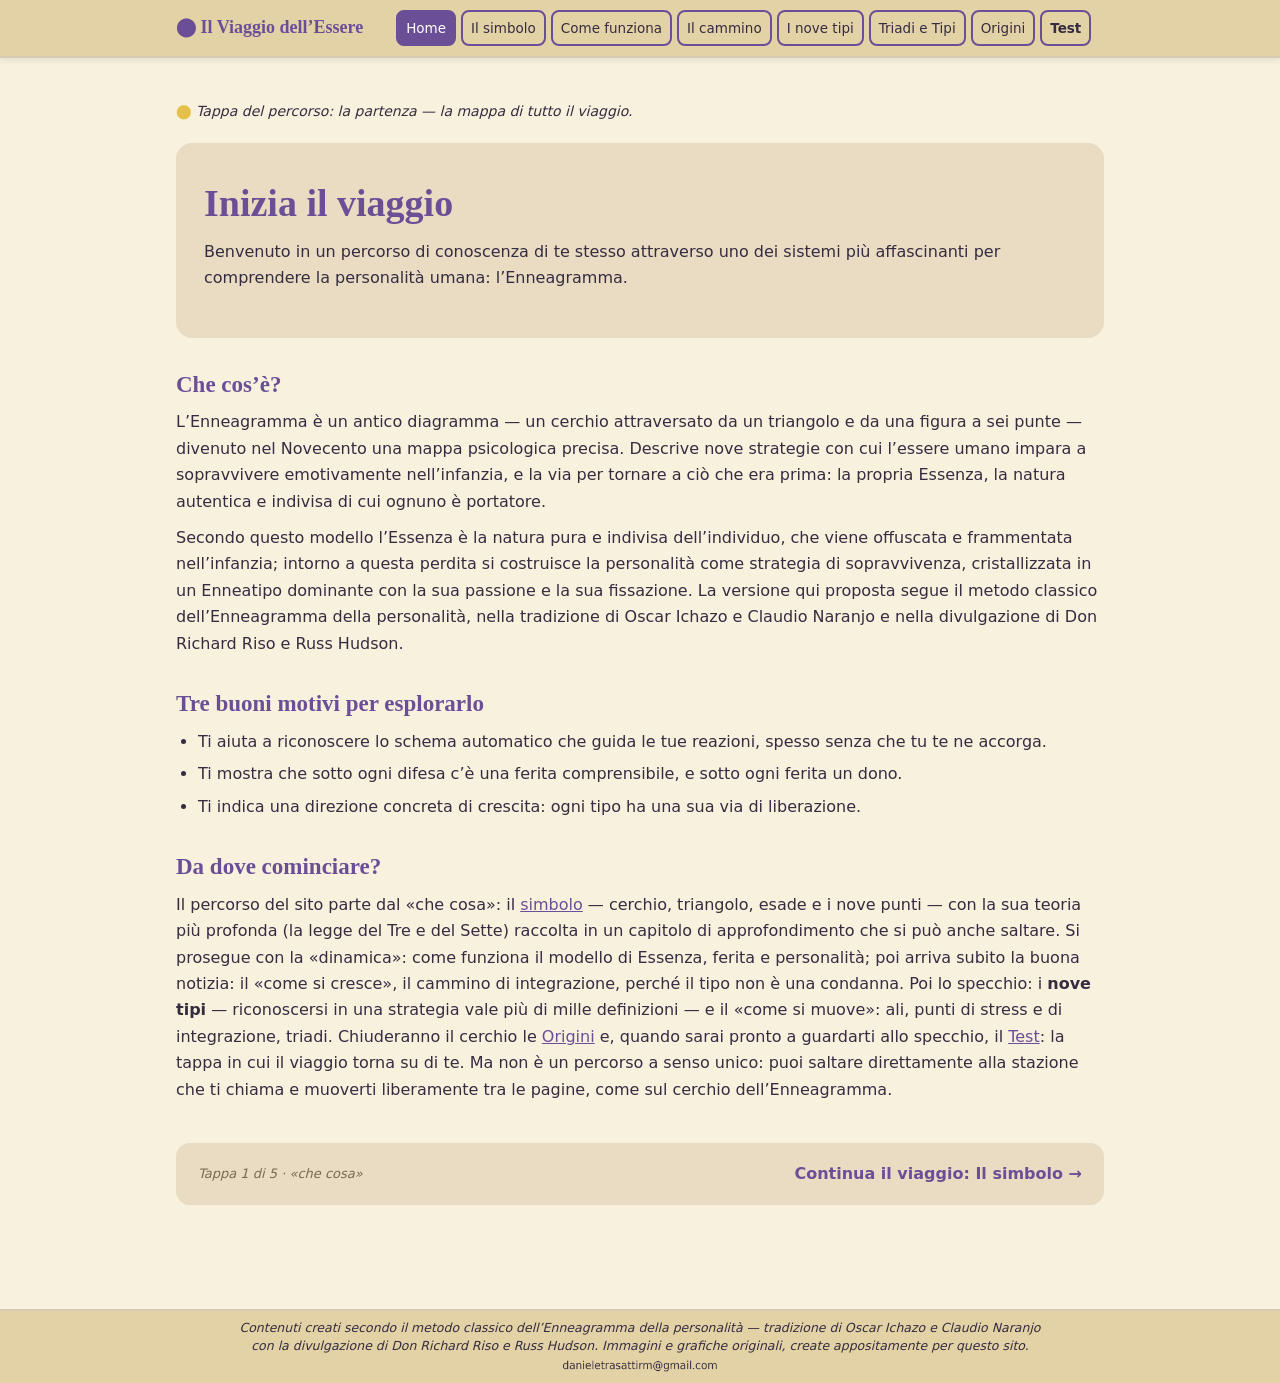
<file: index.html>
<!DOCTYPE html>
<html lang="it">
<head>
<meta charset="UTF-8">
<meta name="viewport" content="width=device-width, initial-scale=1.0">
<title>Home — Il Viaggio dell’Essere</title>
<meta name="description" content="Cos’è l’Enneagramma: un percorso di conoscenza di sé in cinque tappe, dal simbolo ai nove tipi fino al Test.">
<link rel="stylesheet" href="css/style.css?v=23">
</head>
<body>
<nav><div class="inner"><a class="logo" href="index.html">⬤ Il Viaggio dell’Essere</a><a class="nl active" href="index.html">Home</a><a class="nl" href="simbolo.html">Il simbolo</a><a class="nl" href="metodo.html">Come funziona</a><a class="nl" href="cammino.html">Il cammino</a><a class="nl" href="tipi.html">I nove tipi</a><a class="nl" href="triadi-tipi.html">Triadi e Tipi</a><a class="nl" href="origini.html">Origini</a><a class="nl" href="test.html"><strong>Test</strong></a></div></nav>
<main>
<p class="traccia"><span class="dot">⬤</span> Tappa del percorso: la partenza — la mappa di tutto il viaggio.</p>

<div class="hero"><h1>Inizia il viaggio</h1>
<p>Benvenuto in un percorso di conoscenza di te stesso attraverso uno dei sistemi più affascinanti per comprendere la personalità umana: l’Enneagramma.</p></div>
<h2>Che cos’è?</h2>
<p>L’Enneagramma è un antico diagramma — un cerchio attraversato da un triangolo e da una figura a sei punte — divenuto nel Novecento una mappa psicologica precisa. Descrive nove strategie con cui l’essere umano impara a sopravvivere emotivamente nell’infanzia, e la via per tornare a ciò che era prima: la propria Essenza, la natura autentica e indivisa di cui ognuno è portatore.</p>
<p>Secondo questo modello l’Essenza è la natura pura e indivisa dell’individuo, che viene offuscata e frammentata nell’infanzia; intorno a questa perdita si costruisce la personalità come strategia di sopravvivenza, cristallizzata in un Enneatipo dominante con la sua passione e la sua fissazione. La versione qui proposta segue il metodo classico dell’Enneagramma della personalità, nella tradizione di Oscar Ichazo e Claudio Naranjo e nella divulgazione di Don Richard Riso e Russ Hudson.</p>
<h2>Tre buoni motivi per esplorarlo</h2>
<ul class="blist">
<li>Ti aiuta a riconoscere lo schema automatico che guida le tue reazioni, spesso senza che tu te ne accorga.</li>
<li>Ti mostra che sotto ogni difesa c’è una ferita comprensibile, e sotto ogni ferita un dono.</li>
<li>Ti indica una direzione concreta di crescita: ogni tipo ha una sua via di liberazione.</li></ul>
<h2>Da dove cominciare?</h2>
<p>Il percorso del sito parte dal «che cosa»: il <a href="simbolo.html">simbolo</a> — cerchio, triangolo, esade e i nove punti — con la sua teoria più profonda (la legge del Tre e del Sette) raccolta in un capitolo di approfondimento che si può anche saltare. Si prosegue con la «dinamica»: come funziona il modello di Essenza, ferita e personalità; poi arriva subito la buona notizia: il «come si cresce», il cammino di integrazione, perché il tipo non è una condanna. Poi lo specchio: i <strong>nove tipi</strong> — riconoscersi in una strategia vale più di mille definizioni — e il «come si muove»: ali, punti di stress e di integrazione, triadi. Chiuderanno il cerchio le <a href="origini.html">Origini</a> e, quando sarai pronto a guardarti allo specchio, il <a href="test.html">Test</a>: la tappa in cui il viaggio torna su di te. Ma non è un percorso a senso unico: puoi saltare direttamente alla stazione che ti chiama e muoverti liberamente tra le pagine, come sul cerchio dell’Enneagramma.</p>


<div class="next"><span class="stage">Tappa 1 di 5 · «che cosa»</span><a href="simbolo.html">Continua il viaggio: Il simbolo →</a></div>
</main>
<footer><p class="note">Contenuti creati secondo il metodo classico dell’Enneagramma della personalità — tradizione di Oscar Ichazo e Claudio Naranjo<br>con la divulgazione di Don Richard Riso e Russ Hudson. Immagini e grafiche originali, create appositamente per questo sito.</p>
<p class="webmaster"><img class="wm-mail" src="assets/img/08_webmaster_email.png" alt="Indirizzo email del webmaster"></p></footer>
</body>
</html>
</file>
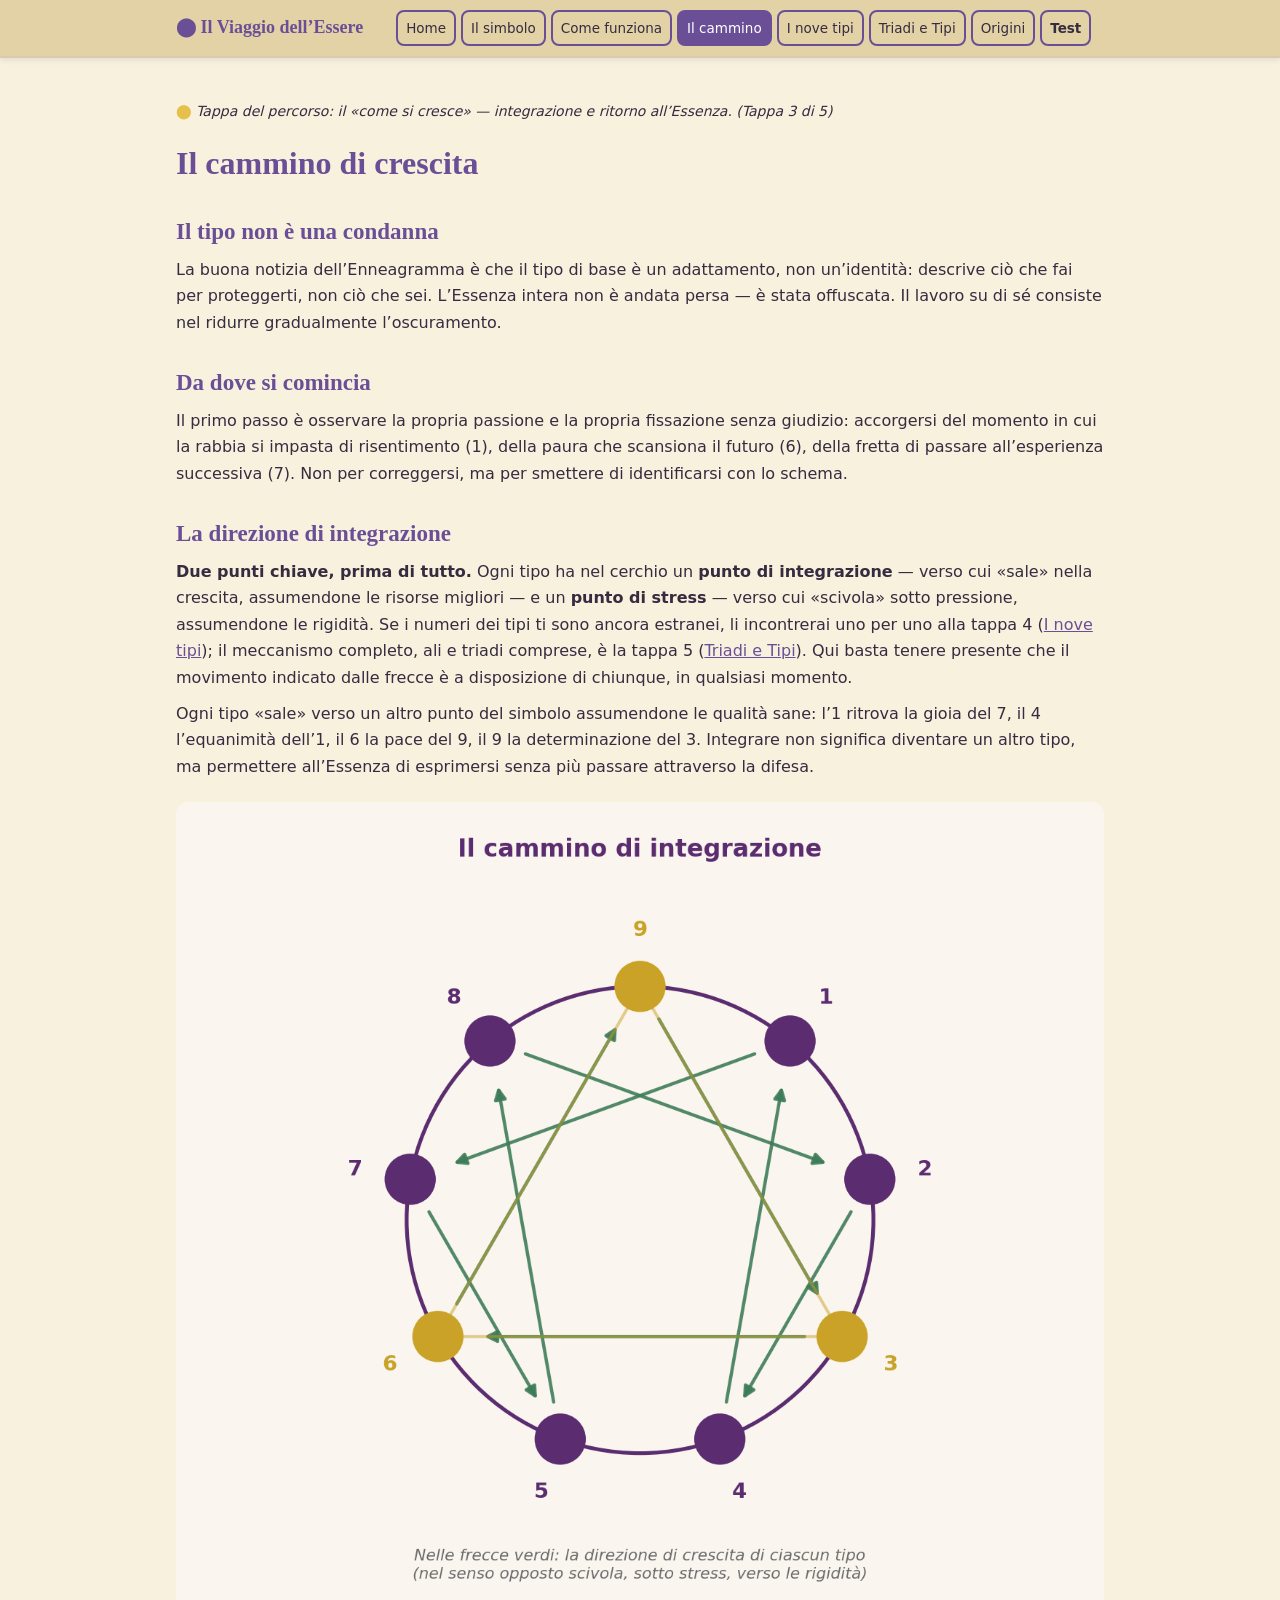
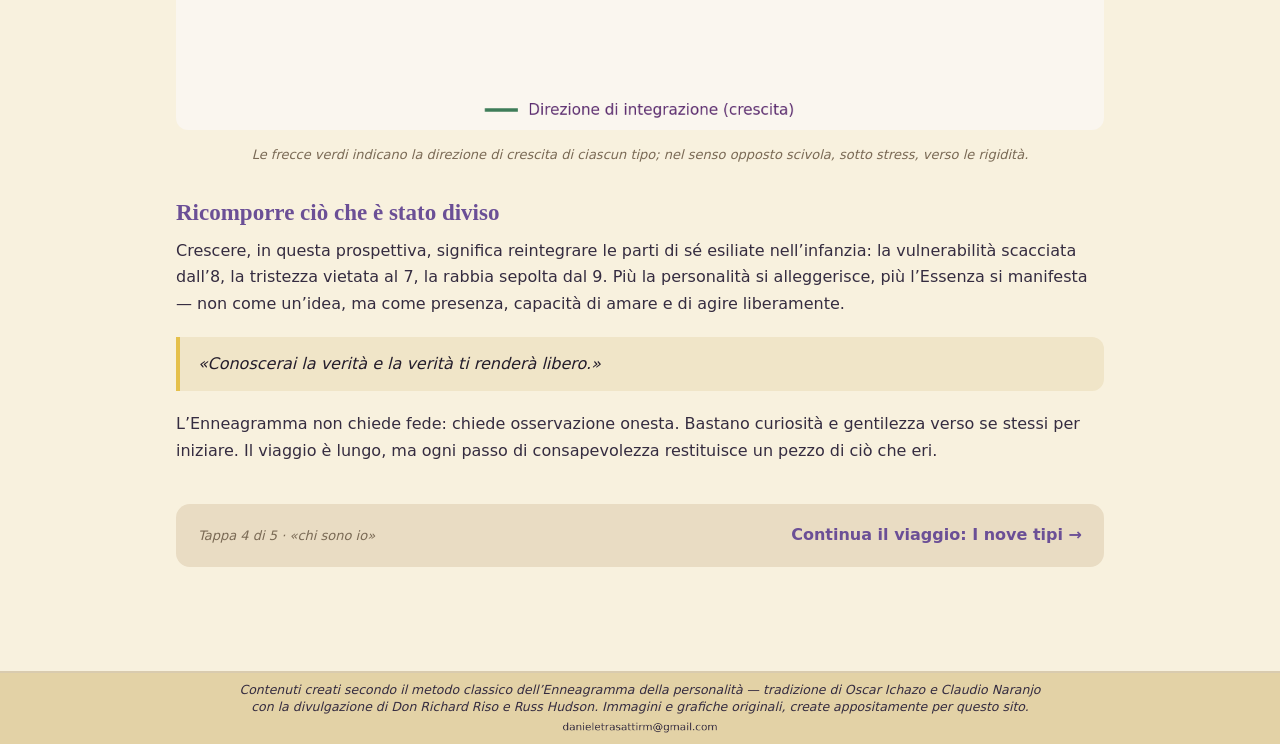
<file: cammino.html>
<!DOCTYPE html>
<html lang="it">
<head>
<meta charset="UTF-8">
<meta name="viewport" content="width=device-width, initial-scale=1.0">
<title>Il cammino di crescita — Il Viaggio dell’Essere</title>
<meta name="description" content="Il lavoro su di sé: osservazione, direzione di integrazione, ricomposizione dell’Essenza.">
<link rel="stylesheet" href="css/style.css?v=23">
</head>
<body>
<nav><div class="inner"><a class="logo" href="index.html">⬤ Il Viaggio dell’Essere</a><a class="nl" href="index.html">Home</a><a class="nl" href="simbolo.html">Il simbolo</a><a class="nl" href="metodo.html">Come funziona</a><a class="nl active" href="cammino.html">Il cammino</a><a class="nl" href="tipi.html">I nove tipi</a><a class="nl" href="triadi-tipi.html">Triadi e Tipi</a><a class="nl" href="origini.html">Origini</a><a class="nl" href="test.html"><strong>Test</strong></a></div></nav>
<main>
<p class="traccia"><span class="dot">⬤</span> Tappa del percorso: il «come si cresce» — integrazione e ritorno all’Essenza. (Tappa 3 di 5)</p>

<h1>Il cammino di crescita</h1>
<h2>Il tipo non è una condanna</h2>
<p>La buona notizia dell’Enneagramma è che il tipo di base è un adattamento, non un’identità: descrive ciò che fai per proteggerti, non ciò che sei. L’Essenza intera non è andata persa — è stata offuscata. Il lavoro su di sé consiste nel ridurre gradualmente l’oscuramento.</p>
<h2>Da dove si comincia</h2>
<p>Il primo passo è osservare la propria passione e la propria fissazione senza giudizio: accorgersi del momento in cui la rabbia si impasta di risentimento (1), della paura che scansiona il futuro (6), della fretta di passare all’esperienza successiva (7). Non per correggersi, ma per smettere di identificarsi con lo schema.</p>
<h2>La direzione di integrazione</h2>
<p><strong>Due punti chiave, prima di tutto.</strong> Ogni tipo ha nel cerchio un <strong>punto di integrazione</strong> — verso cui «sale» nella crescita, assumendone le risorse migliori — e un <strong>punto di stress</strong> — verso cui «scivola» sotto pressione, assumendone le rigidità. Se i numeri dei tipi ti sono ancora estranei, li incontrerai uno per uno alla tappa 4 (<a href="tipi.html">I nove tipi</a>); il meccanismo completo, ali e triadi comprese, è la tappa 5 (<a href="triadi-tipi.html">Triadi e Tipi</a>). Qui basta tenere presente che il movimento indicato dalle frecce è a disposizione di chiunque, in qualsiasi momento.</p>
<p>Ogni tipo «sale» verso un altro punto del simbolo assumendone le qualità sane: l’1 ritrova la gioia del 7, il 4 l’equanimità dell’1, il 6 la pace del 9, il 9 la determinazione del 3. Integrare non significa diventare un altro tipo, ma permettere all’Essenza di esprimersi senza più passare attraverso la difesa.</p>
<div class="fig"><img src="assets/img/04_cammino_integrazione.png" alt="Il cerchio con le frecce verdi della direzione di integrazione">
<figcaption>Le frecce verdi indicano la direzione di crescita di ciascun tipo; nel senso opposto scivola, sotto stress, verso le rigidità.</figcaption></div>
<h2>Ricomporre ciò che è stato diviso</h2>
<p>Crescere, in questa prospettiva, significa reintegrare le parti di sé esiliate nell’infanzia: la vulnerabilità scacciata dall’8, la tristezza vietata al 7, la rabbia sepolta dal 9. Più la personalità si alleggerisce, più l’Essenza si manifesta — non come un’idea, ma come presenza, capacità di amare e di agire liberamente.</p>
<div class="quote">«Conoscerai la verità e la verità ti renderà libero.»</div>
<p>L’Enneagramma non chiede fede: chiede osservazione onesta. Bastano curiosità e gentilezza verso se stessi per iniziare. Il viaggio è lungo, ma ogni passo di consapevolezza restituisce un pezzo di ciò che eri.</p>

<div class="next"><span class="stage">Tappa 4 di 5 · «chi sono io»</span><a href="tipi.html">Continua il viaggio: I nove tipi →</a></div>
</main>
<footer><p class="note">Contenuti creati secondo il metodo classico dell’Enneagramma della personalità — tradizione di Oscar Ichazo e Claudio Naranjo<br>con la divulgazione di Don Richard Riso e Russ Hudson. Immagini e grafiche originali, create appositamente per questo sito.</p>
<p class="webmaster"><img class="wm-mail" src="assets/img/08_webmaster_email.png" alt="Indirizzo email del webmaster"></p></footer>
</body>
</html>
</file>
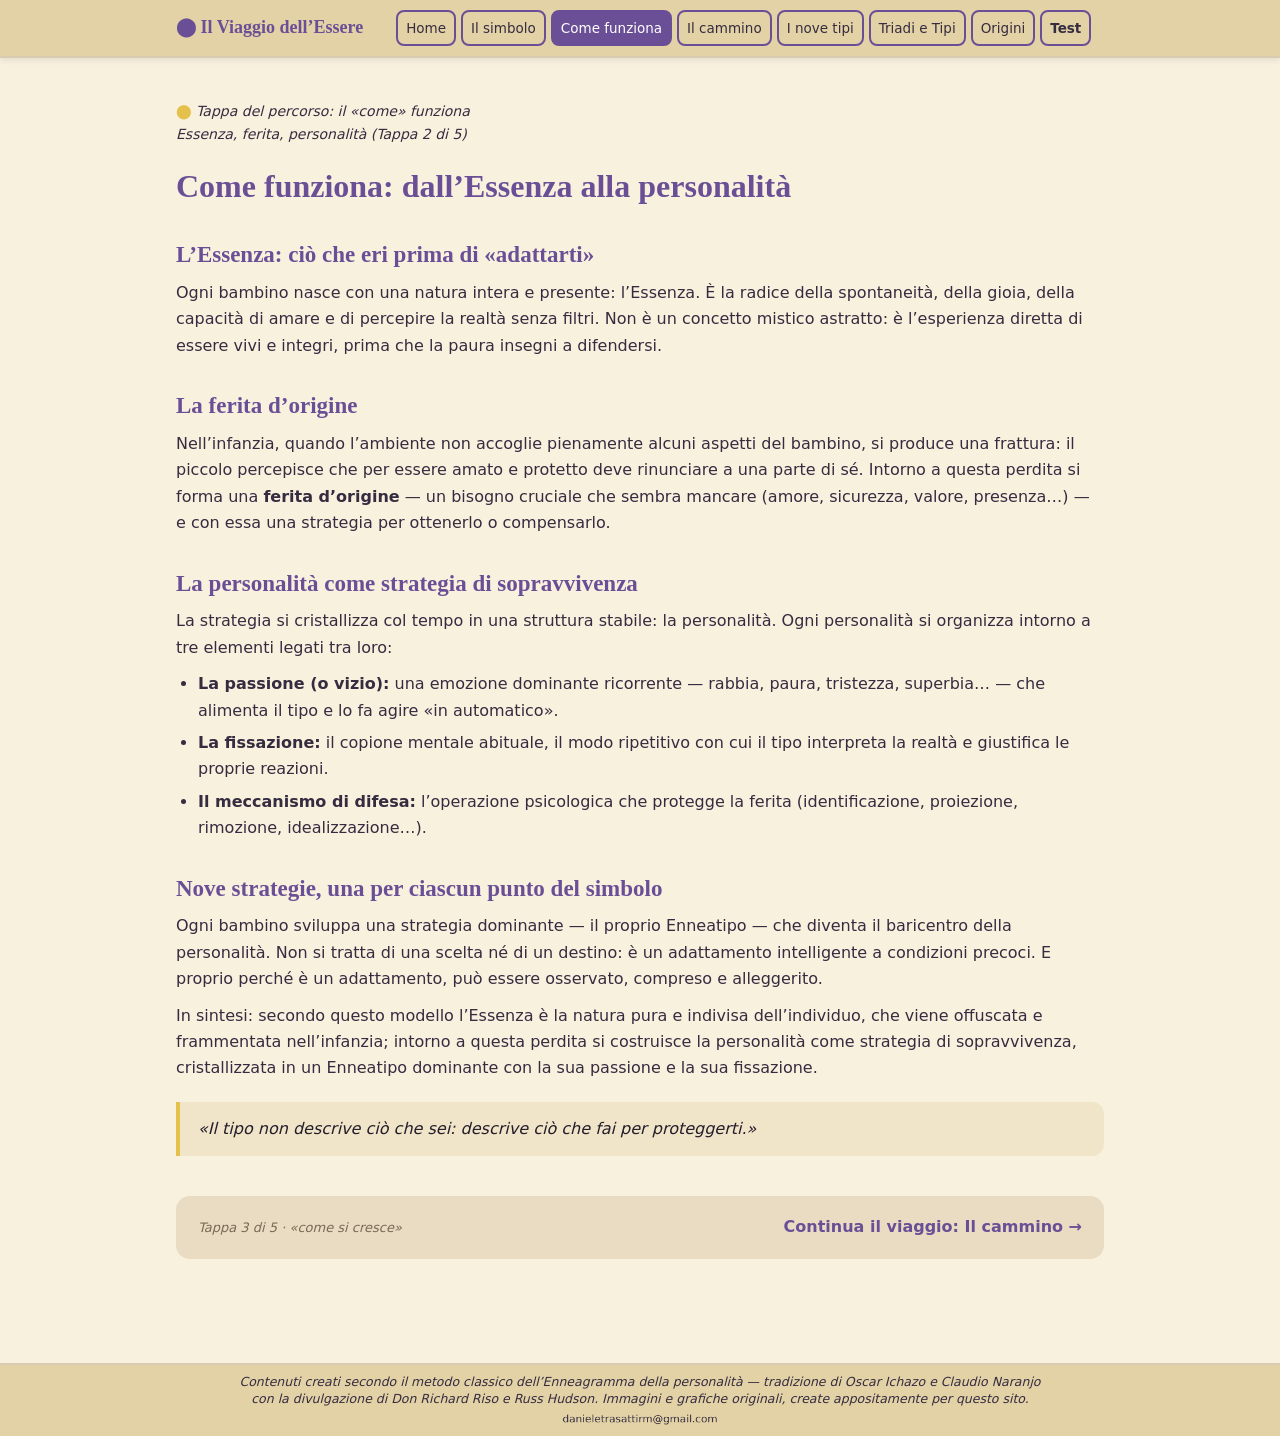
<file: metodo.html>
<!DOCTYPE html>
<html lang="it">
<head>
<meta charset="UTF-8">
<meta name="viewport" content="width=device-width, initial-scale=1.0">
<title>Come funziona — Il Viaggio dell’Essere</title>
<meta name="description" content="Essenza, ferita d’origine e personalità: il modello dell’Enneagramma classico spiegato semplice.">
<link rel="stylesheet" href="css/style.css?v=23">
</head>
<body>
<nav><div class="inner"><a class="logo" href="index.html">⬤ Il Viaggio dell’Essere</a><a class="nl" href="index.html">Home</a><a class="nl" href="simbolo.html">Il simbolo</a><a class="nl active" href="metodo.html">Come funziona</a><a class="nl" href="cammino.html">Il cammino</a><a class="nl" href="tipi.html">I nove tipi</a><a class="nl" href="triadi-tipi.html">Triadi e Tipi</a><a class="nl" href="origini.html">Origini</a><a class="nl" href="test.html"><strong>Test</strong></a></div></nav>
<main>
<p class="traccia"><span class="dot">⬤</span> Tappa del percorso: il «come» funziona<br>Essenza, ferita, personalità (Tappa 2 di 5)</p>

<h1>Come funziona: dall’Essenza alla personalità</h1>
<h2>L’Essenza: ciò che eri prima di «adattarti»</h2>
<p>Ogni bambino nasce con una natura intera e presente: l’Essenza. È la radice della spontaneità, della gioia, della capacità di amare e di percepire la realtà senza filtri. Non è un concetto mistico astratto: è l’esperienza diretta di essere vivi e integri, prima che la paura insegni a difendersi.</p>
<h2>La ferita d’origine</h2>
<p>Nell’infanzia, quando l’ambiente non accoglie pienamente alcuni aspetti del bambino, si produce una frattura: il piccolo percepisce che per essere amato e protetto deve rinunciare a una parte di sé. Intorno a questa perdita si forma una <strong>ferita d’origine</strong> — un bisogno cruciale che sembra mancare (amore, sicurezza, valore, presenza…) — e con essa una strategia per ottenerlo o compensarlo.</p>
<h2>La personalità come strategia di sopravvivenza</h2>
<p>La strategia si cristallizza col tempo in una struttura stabile: la personalità. Ogni personalità si organizza intorno a tre elementi legati tra loro:</p>
<ul class="blist">
<li><strong>La passione (o vizio):</strong> una emozione dominante ricorrente — rabbia, paura, tristezza, superbia… — che alimenta il tipo e lo fa agire «in automatico».</li>
<li><strong>La fissazione:</strong> il copione mentale abituale, il modo ripetitivo con cui il tipo interpreta la realtà e giustifica le proprie reazioni.</li>
<li><strong>Il meccanismo di difesa:</strong> l’operazione psicologica che protegge la ferita (identificazione, proiezione, rimozione, idealizzazione…).</li></ul>
<h2>Nove strategie, una per ciascun punto del simbolo</h2>
<p>Ogni bambino sviluppa una strategia dominante — il proprio Enneatipo — che diventa il baricentro della personalità. Non si tratta di una scelta né di un destino: è un adattamento intelligente a condizioni precoci. E proprio perché è un adattamento, può essere osservato, compreso e alleggerito.</p>
<p>In sintesi: secondo questo modello l’Essenza è la natura pura e indivisa dell’individuo, che viene offuscata e frammentata nell’infanzia; intorno a questa perdita si costruisce la personalità come strategia di sopravvivenza, cristallizzata in un Enneatipo dominante con la sua passione e la sua fissazione.</p>
<div class="quote">«Il tipo non descrive ciò che sei: descrive ciò che fai per proteggerti.»</div>

<div class="next"><span class="stage">Tappa 3 di 5 · «come si cresce»</span><a href="cammino.html">Continua il viaggio: Il cammino →</a></div>
</main>
<footer><p class="note">Contenuti creati secondo il metodo classico dell’Enneagramma della personalità — tradizione di Oscar Ichazo e Claudio Naranjo<br>con la divulgazione di Don Richard Riso e Russ Hudson. Immagini e grafiche originali, create appositamente per questo sito.</p>
<p class="webmaster"><img class="wm-mail" src="assets/img/08_webmaster_email.png" alt="Indirizzo email del webmaster"></p></footer>
</body>
</html>
</file>
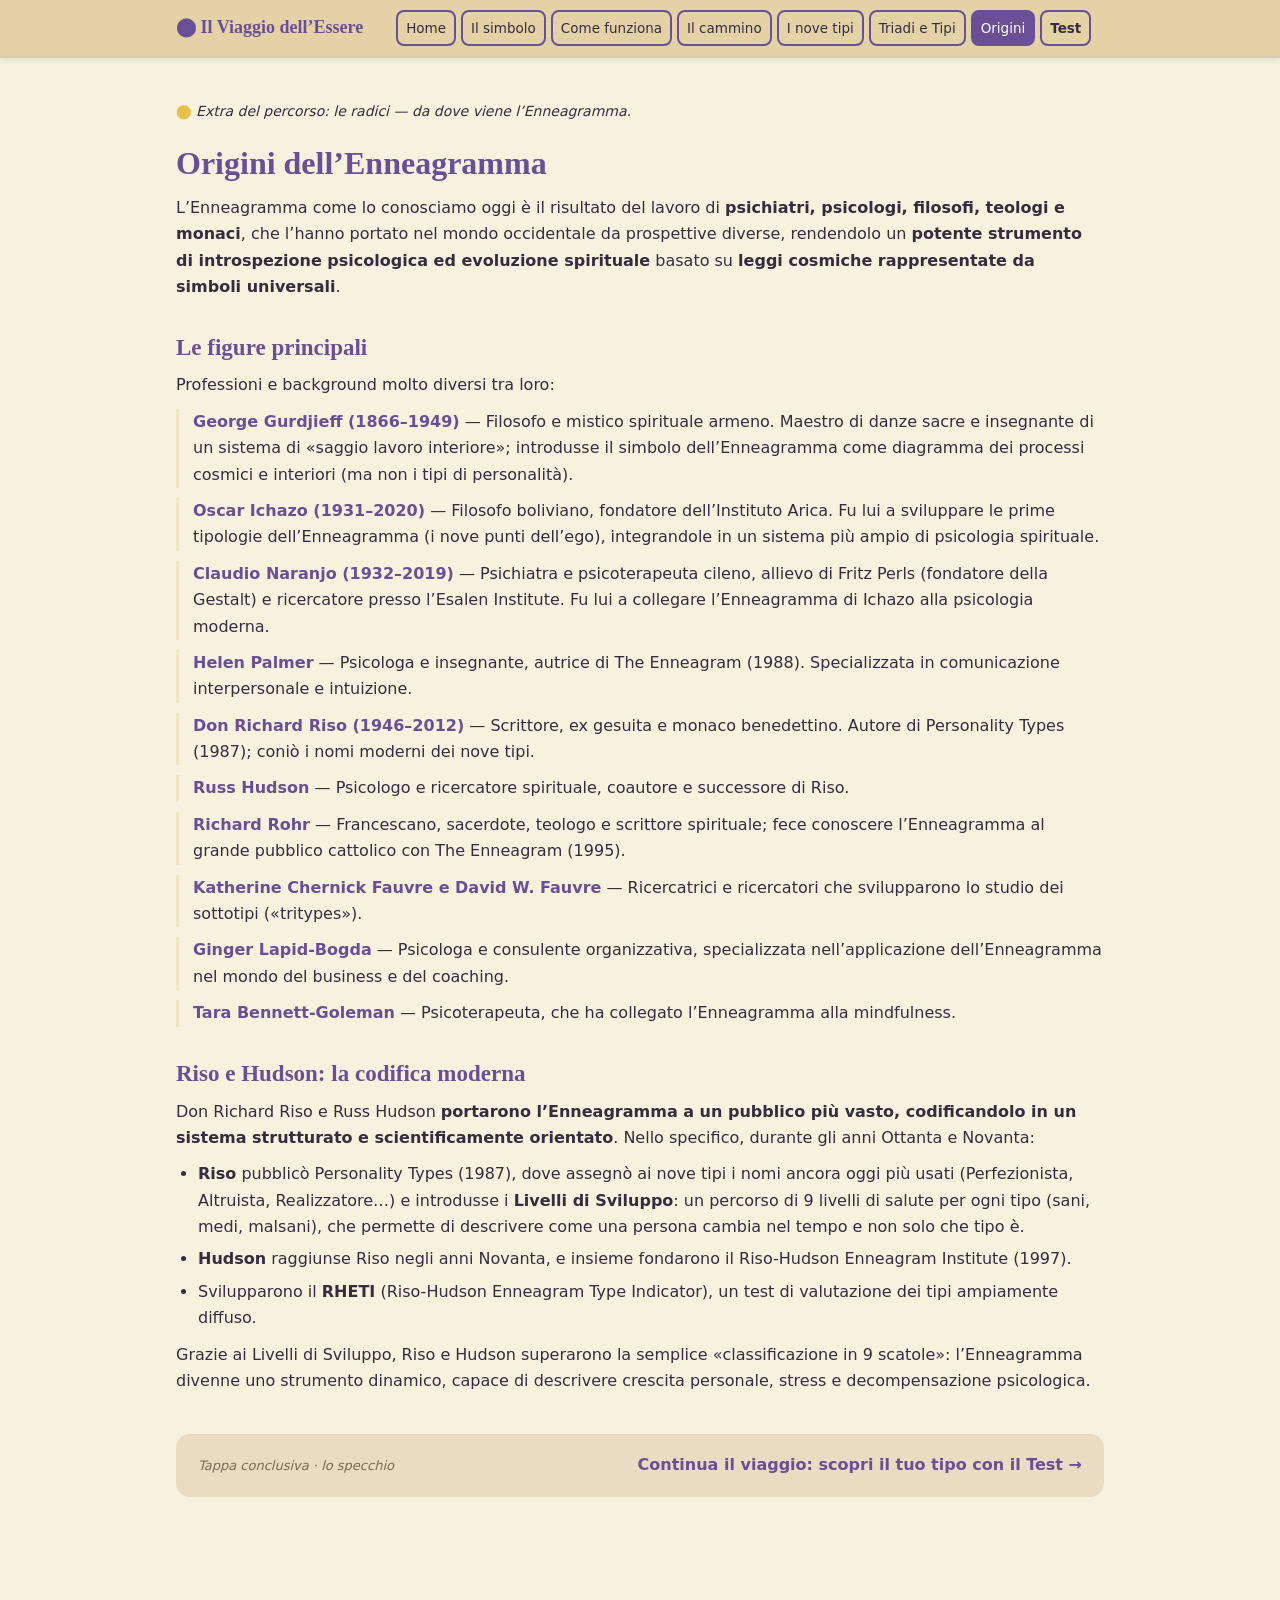
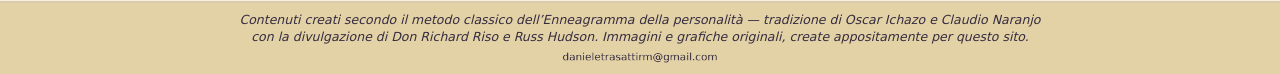
<file: origini.html>
<!DOCTYPE html>
<html lang="it">
<head>
<meta charset="UTF-8">
<meta name="viewport" content="width=device-width, initial-scale=1.0">
<title>Origini dell’Enneagramma — Il Viaggio dell’Essere</title>
<meta name="description" content="Le figure e le tappe che hanno portato il simbolo dall’antichità alla psicologia moderna.">
<link rel="stylesheet" href="css/style.css?v=23">
</head>
<body>
<nav><div class="inner"><a class="logo" href="index.html">⬤ Il Viaggio dell’Essere</a><a class="nl" href="index.html">Home</a><a class="nl" href="simbolo.html">Il simbolo</a><a class="nl" href="metodo.html">Come funziona</a><a class="nl" href="cammino.html">Il cammino</a><a class="nl" href="tipi.html">I nove tipi</a><a class="nl" href="triadi-tipi.html">Triadi e Tipi</a><a class="nl active" href="origini.html">Origini</a><a class="nl" href="test.html"><strong>Test</strong></a></div></nav>
<main>
<p class="traccia"><span class="dot">⬤</span> Extra del percorso: le radici — da dove viene l’Enneagramma.</p>

<h1>Origini dell’Enneagramma</h1>
<p>L’Enneagramma come lo conosciamo oggi è il risultato del lavoro di <strong>psichiatri, psicologi, filosofi, teologi e monaci</strong>, che l’hanno portato nel mondo occidentale da prospettive diverse, rendendolo un <strong>potente strumento di introspezione psicologica ed evoluzione spirituale</strong> basato su <strong>leggi cosmiche rappresentate da simboli universali</strong>.</p>
<h2>Le figure principali</h2>
<p>Professioni e background molto diversi tra loro:</p>
<p class="persona"><b>George Gurdjieff (1866–1949)</b> — Filosofo e mistico spirituale armeno. Maestro di danze sacre e insegnante di un sistema di «saggio lavoro interiore»; introdusse il simbolo dell’Enneagramma come diagramma dei processi cosmici e interiori (ma non i tipi di personalità).</p><p class="persona"><b>Oscar Ichazo (1931–2020)</b> — Filosofo boliviano, fondatore dell’Instituto Arica. Fu lui a sviluppare le prime tipologie dell’Enneagramma (i nove punti dell’ego), integrandole in un sistema più ampio di psicologia spirituale.</p><p class="persona"><b>Claudio Naranjo (1932–2019)</b> — Psichiatra e psicoterapeuta cileno, allievo di Fritz Perls (fondatore della Gestalt) e ricercatore presso l’Esalen Institute. Fu lui a collegare l’Enneagramma di Ichazo alla psicologia moderna.</p><p class="persona"><b>Helen Palmer</b> — Psicologa e insegnante, autrice di The Enneagram (1988). Specializzata in comunicazione interpersonale e intuizione.</p><p class="persona"><b>Don Richard Riso (1946–2012)</b> — Scrittore, ex gesuita e monaco benedettino. Autore di Personality Types (1987); coniò i nomi moderni dei nove tipi.</p><p class="persona"><b>Russ Hudson</b> — Psicologo e ricercatore spirituale, coautore e successore di Riso.</p><p class="persona"><b>Richard Rohr</b> — Francescano, sacerdote, teologo e scrittore spirituale; fece conoscere l’Enneagramma al grande pubblico cattolico con The Enneagram (1995).</p><p class="persona"><b>Katherine Chernick Fauvre e David W. Fauvre</b> — Ricercatrici e ricercatori che svilupparono lo studio dei sottotipi («tritypes»).</p><p class="persona"><b>Ginger Lapid-Bogda</b> — Psicologa e consulente organizzativa, specializzata nell’applicazione dell’Enneagramma nel mondo del business e del coaching.</p><p class="persona"><b>Tara Bennett-Goleman</b> — Psicoterapeuta, che ha collegato l’Enneagramma alla mindfulness.</p>
<h2>Riso e Hudson: la codifica moderna</h2>
<p>Don Richard Riso e Russ Hudson <strong>portarono l’Enneagramma a un pubblico più vasto, codificandolo in un sistema strutturato e scientificamente orientato</strong>. Nello specifico, durante gli anni Ottanta e Novanta:</p>
<ul class="blist">
<li><strong>Riso</strong> pubblicò Personality Types (1987), dove assegnò ai nove tipi i nomi ancora oggi più usati (Perfezionista, Altruista, Realizzatore…) e introdusse i <strong>Livelli di Sviluppo</strong>: un percorso di 9 livelli di salute per ogni tipo (sani, medi, malsani), che permette di descrivere come una persona cambia nel tempo e non solo che tipo è.</li>
<li><strong>Hudson</strong> raggiunse Riso negli anni Novanta, e insieme fondarono il Riso-Hudson Enneagram Institute (1997).</li>
<li>Svilupparono il <strong>RHETI</strong> (Riso-Hudson Enneagram Type Indicator), un test di valutazione dei tipi ampiamente diffuso.</li></ul>
<p>Grazie ai Livelli di Sviluppo, Riso e Hudson superarono la semplice «classificazione in 9 scatole»: l’Enneagramma divenne uno strumento dinamico, capace di descrivere crescita personale, stress e decompensazione psicologica.</p>

<div class="next"><span class="stage">Tappa conclusiva · lo specchio</span><a href="test.html">Continua il viaggio: scopri il tuo tipo con il Test →</a></div>
</main>
<footer><p class="note">Contenuti creati secondo il metodo classico dell’Enneagramma della personalità — tradizione di Oscar Ichazo e Claudio Naranjo<br>con la divulgazione di Don Richard Riso e Russ Hudson. Immagini e grafiche originali, create appositamente per questo sito.</p>
<p class="webmaster"><img class="wm-mail" src="assets/img/08_webmaster_email.png" alt="Indirizzo email del webmaster"></p></footer>
</body>
</html>
</file>
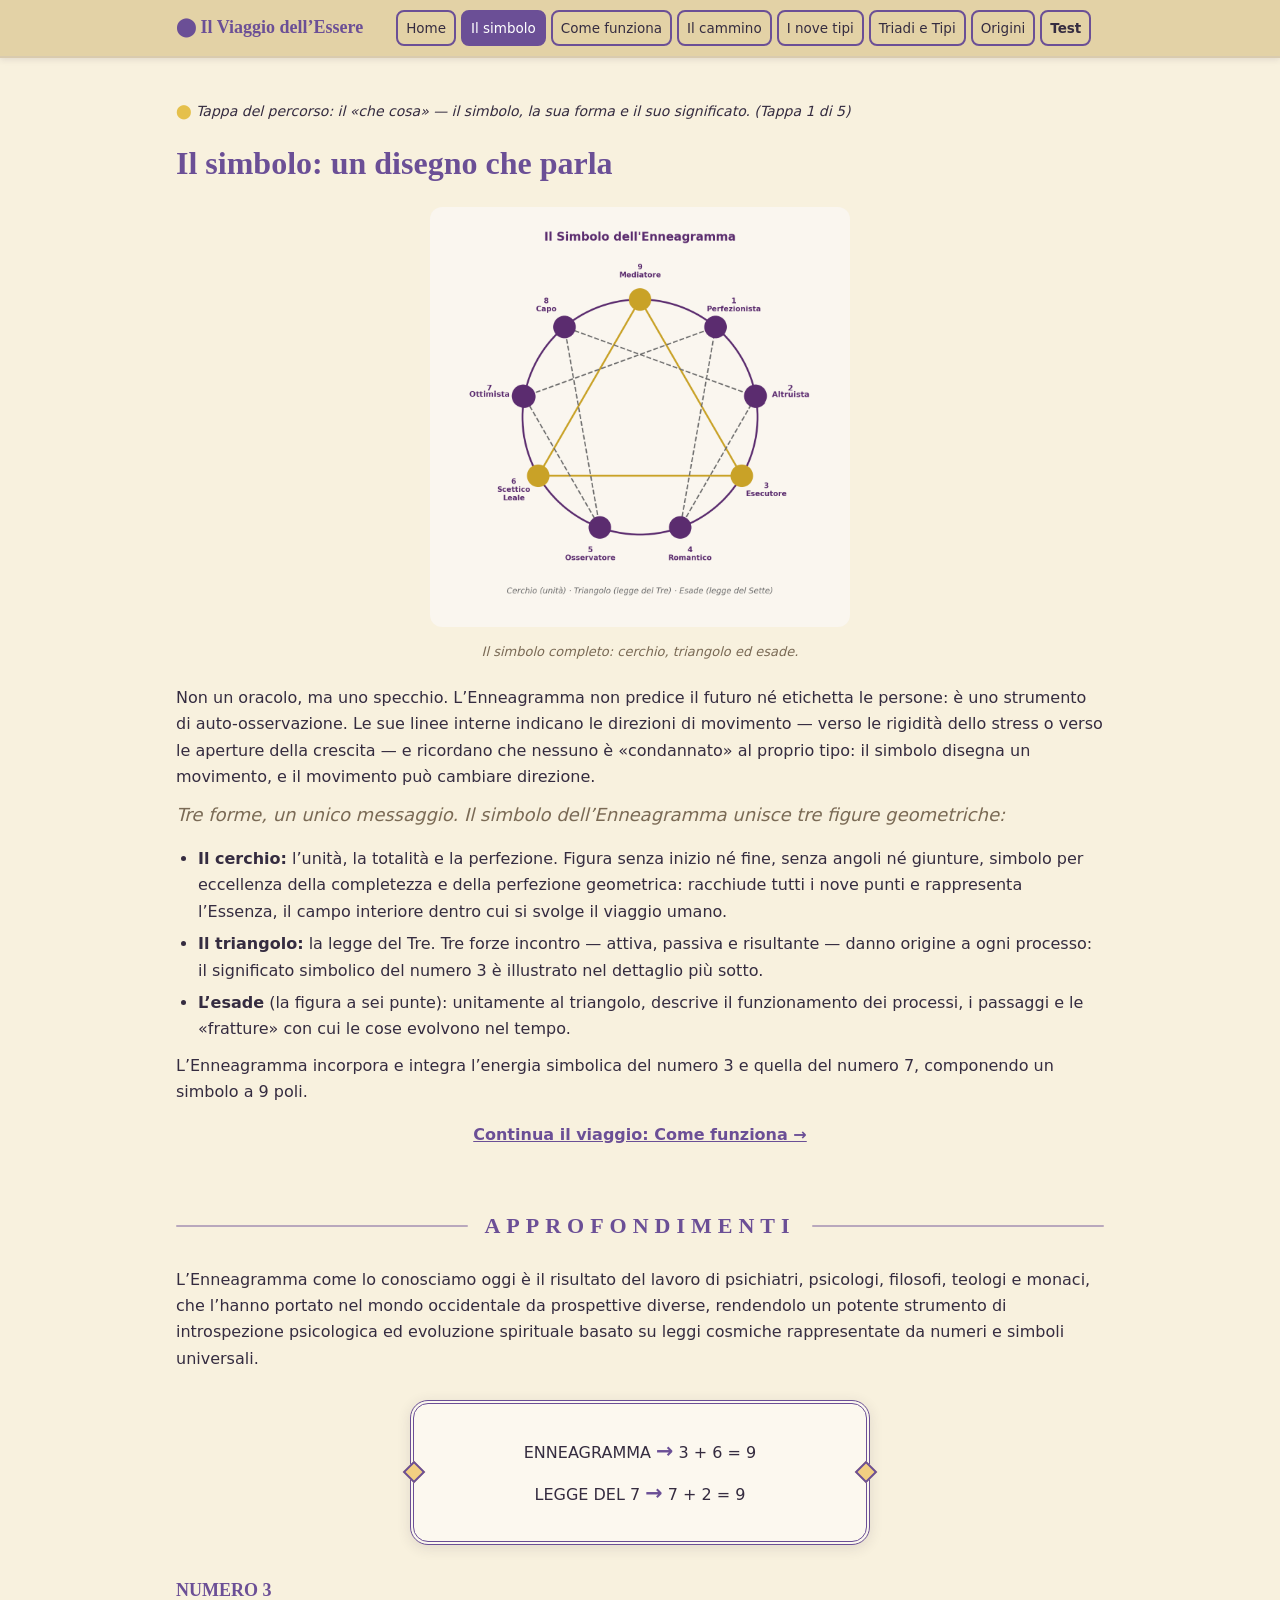
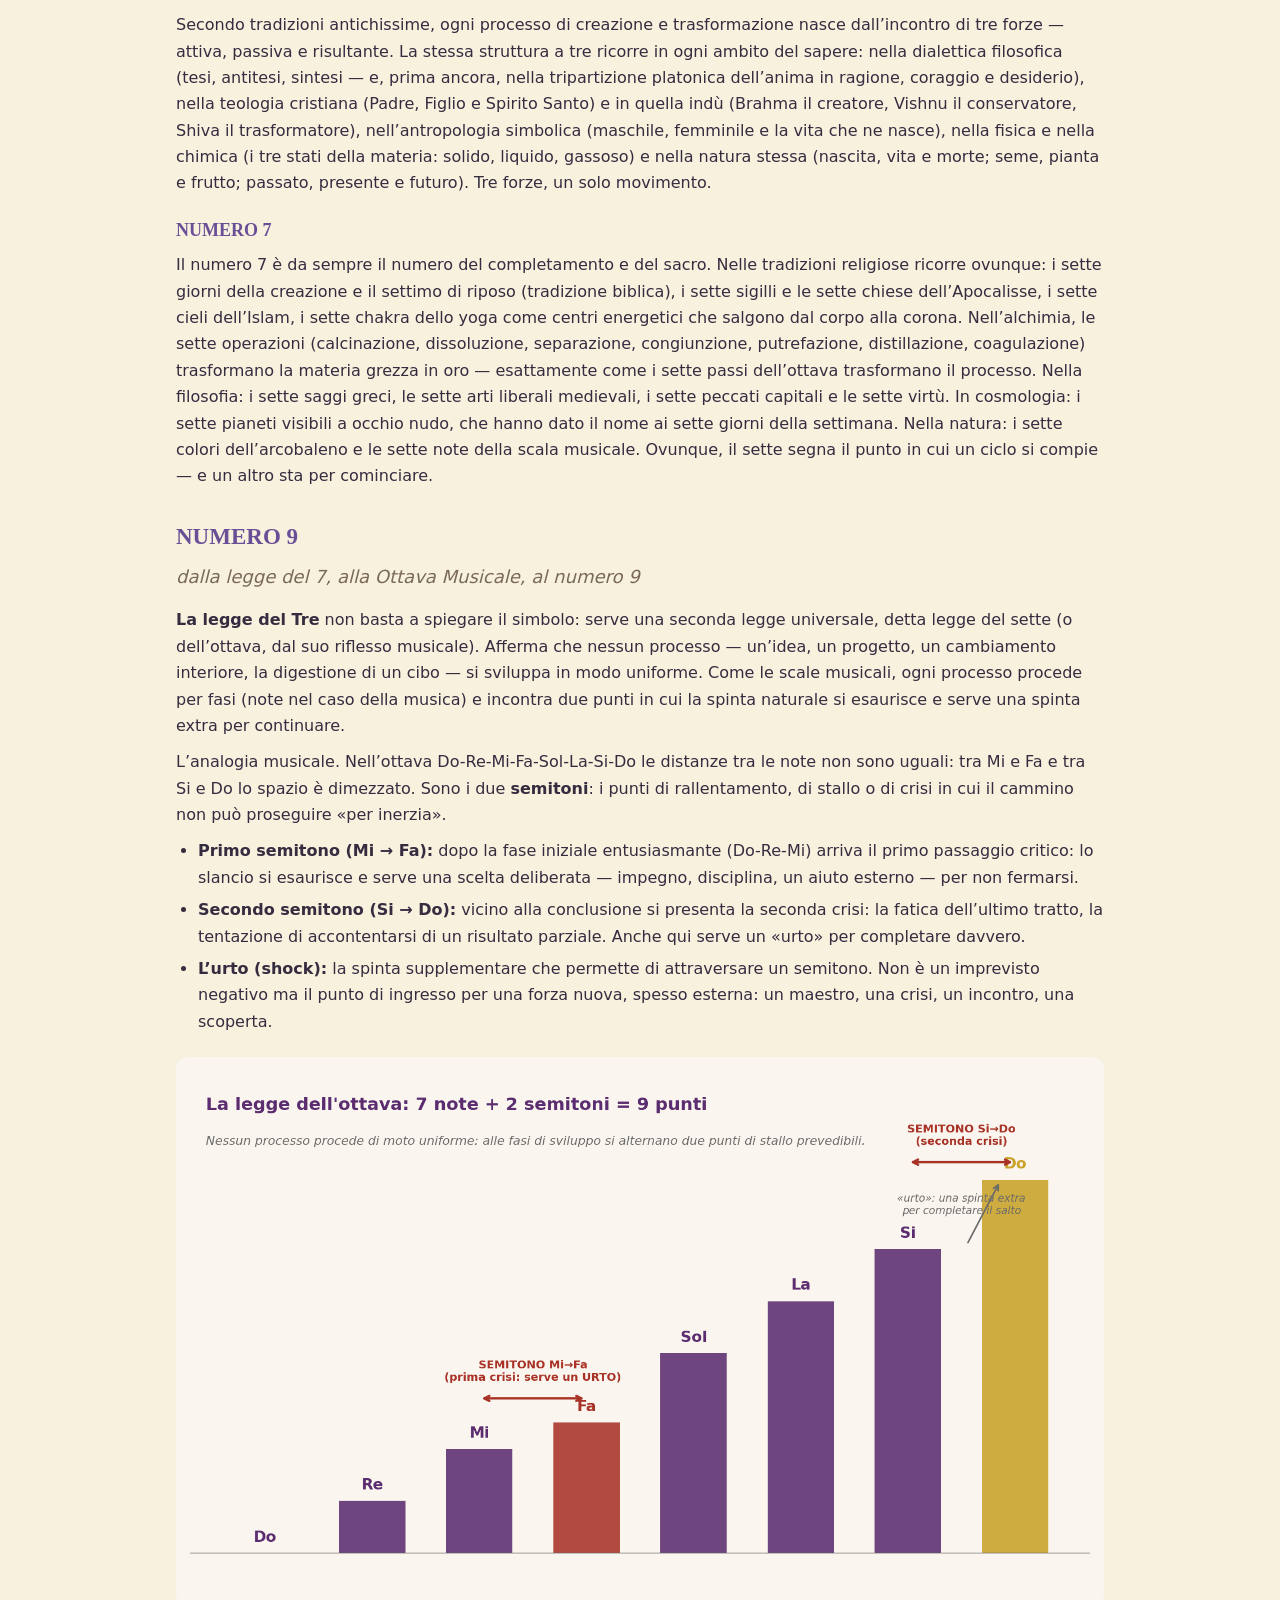
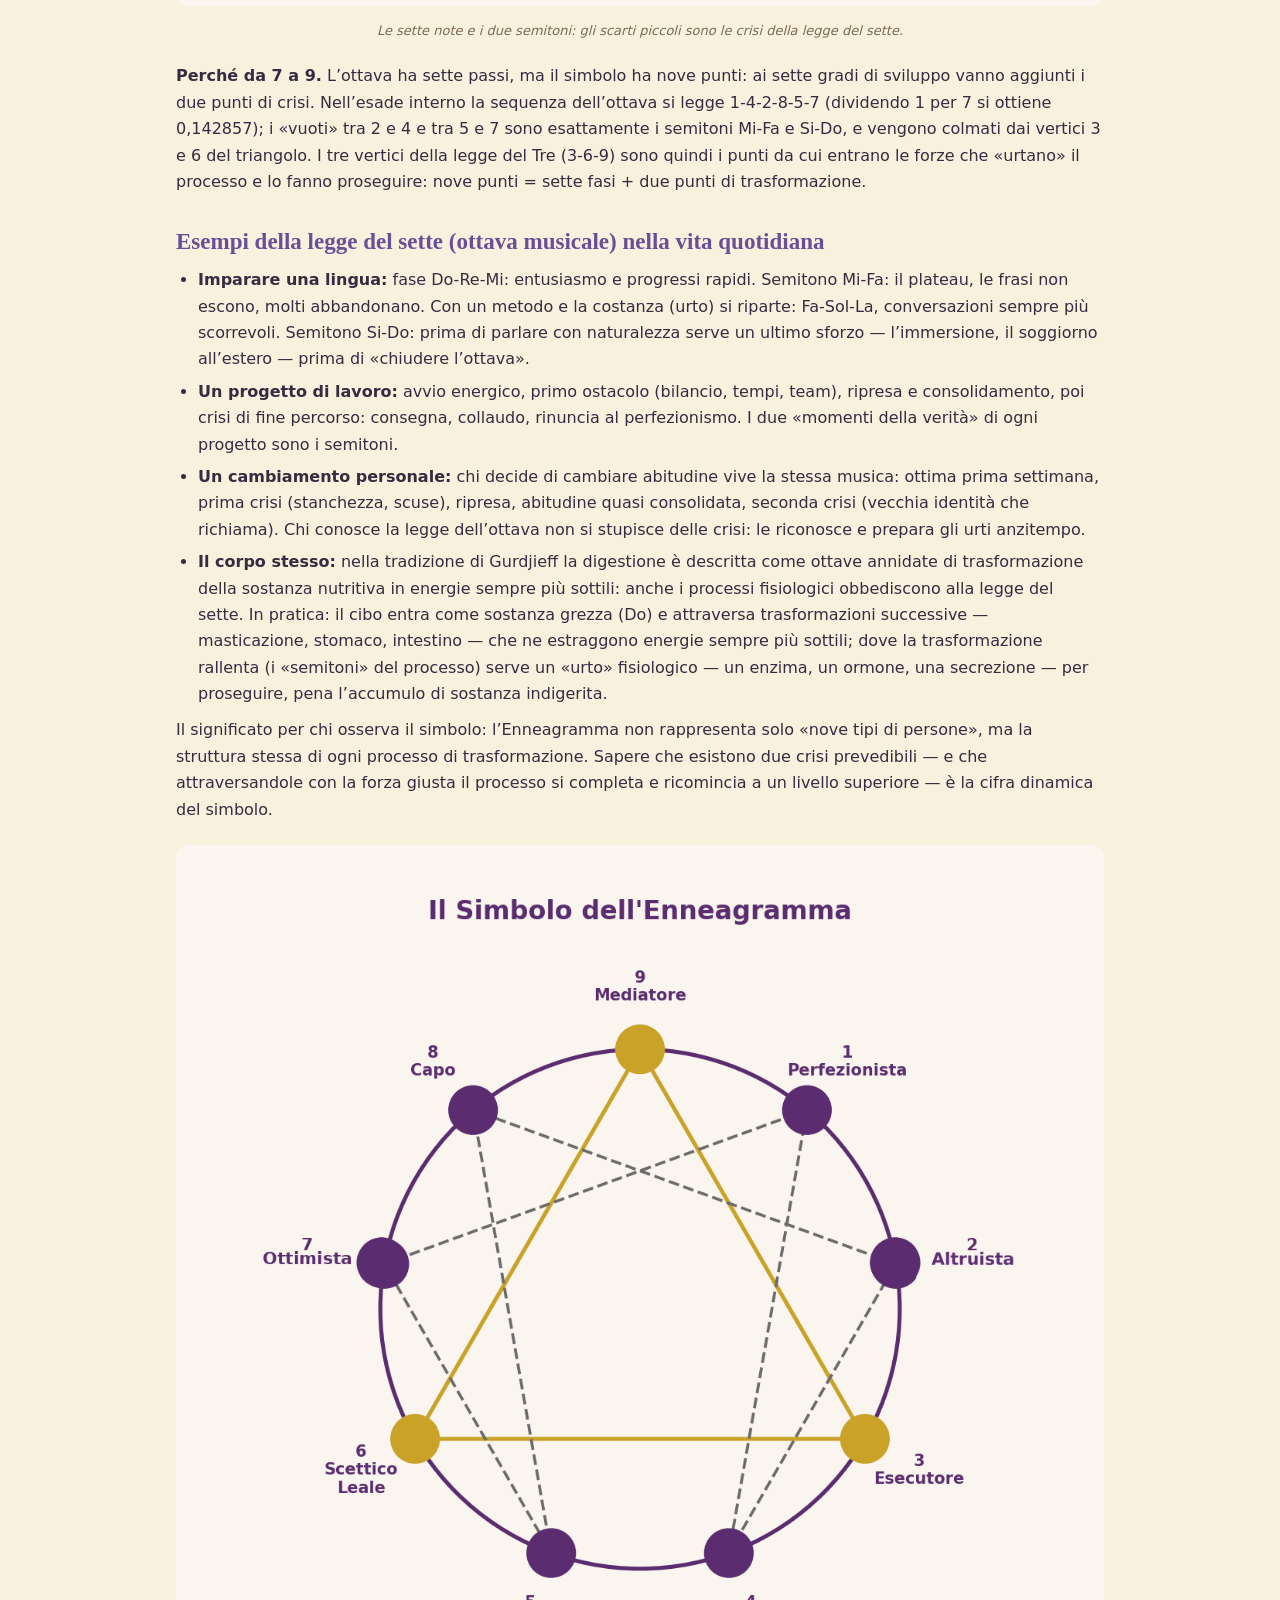
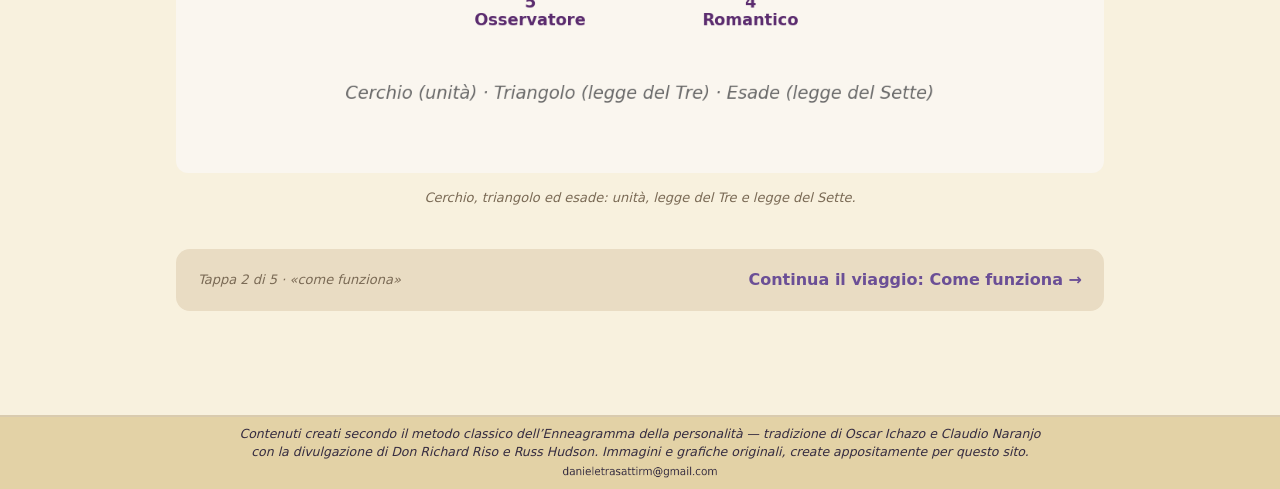
<file: simbolo.html>
<!DOCTYPE html>
<html lang="it">
<head>
<meta charset="UTF-8">
<meta name="viewport" content="width=device-width, initial-scale=1.0">
<title>Il simbolo — Il Viaggio dell’Essere</title>
<meta name="description" content="Forma, significato e storia del simbolo dell’Enneagramma; la legge del sette spiegata con esempi.">
<link rel="stylesheet" href="css/style.css?v=23">
</head>
<body>
<nav><div class="inner"><a class="logo" href="index.html">⬤ Il Viaggio dell’Essere</a><a class="nl" href="index.html">Home</a><a class="nl active" href="simbolo.html">Il simbolo</a><a class="nl" href="metodo.html">Come funziona</a><a class="nl" href="cammino.html">Il cammino</a><a class="nl" href="tipi.html">I nove tipi</a><a class="nl" href="triadi-tipi.html">Triadi e Tipi</a><a class="nl" href="origini.html">Origini</a><a class="nl" href="test.html"><strong>Test</strong></a></div></nav>
<main>
<p class="traccia"><span class="dot">⬤</span> Tappa del percorso: il «che cosa» — il simbolo, la sua forma e il suo significato. (Tappa 1 di 5)</p>

<h1>Il simbolo: un disegno che parla</h1>
<div class="fig"><img src="assets/img/01_simbolo_enneagramma.png" alt="Il simbolo dell’Enneagramma: cerchio, triangolo ed esade" style="max-width:420px">
<figcaption>Il simbolo completo: cerchio, triangolo ed esade.</figcaption></div>
<p>Non un oracolo, ma uno specchio. L’Enneagramma non predice il futuro né etichetta le persone: è uno strumento di auto-osservazione. Le sue linee interne indicano le direzioni di movimento — verso le rigidità dello stress o verso le aperture della crescita — e ricordano che nessuno è «condannato» al proprio tipo: il simbolo disegna un movimento, e il movimento può cambiare direzione.</p>
<p class="lead">Tre forme, un unico messaggio. Il simbolo dell’Enneagramma unisce tre figure geometriche:</p>
<ul class="blist">
<li><strong>Il cerchio:</strong> l’unità, la totalità e la perfezione. Figura senza inizio né fine, senza angoli né giunture, simbolo per eccellenza della completezza e della perfezione geometrica: racchiude tutti i nove punti e rappresenta l’Essenza, il campo interiore dentro cui si svolge il viaggio umano.</li>
<li><strong>Il triangolo:</strong> la legge del Tre. Tre forze incontro — attiva, passiva e risultante — danno origine a ogni processo: il significato simbolico del numero 3 è illustrato nel dettaglio più sotto.</li>
<li><strong>L’esade</strong> (la figura a sei punte): unitamente al triangolo, descrive il funzionamento dei processi, i passaggi e le «fratture» con cui le cose evolvono nel tempo.</li>
</ul>
<p>L’Enneagramma incorpora e integra l’energia simbolica del numero 3 e quella del numero 7, componendo un simbolo a 9 poli.</p>
<p class="skip-deep"><a href="metodo.html">Continua il viaggio: Come funziona →</a></p>
<div class="deep-dive"><span class="deep-line"></span><h2 class="deep-title">APPROFONDIMENTI</h2><span class="deep-line"></span></div>
<p>L’Enneagramma come lo conosciamo oggi è il risultato del lavoro di psichiatri, psicologi, filosofi, teologi e monaci, che l’hanno portato nel mondo occidentale da prospettive diverse, rendendolo un potente strumento di introspezione psicologica ed evoluzione spirituale basato su leggi cosmiche rappresentate da numeri e simboli universali.</p>
<div class="formula-box">
<p>ENNEAGRAMMA <span class="freccia">→</span> 3 + 6 = 9</p>
<p>LEGGE DEL 7 <span class="freccia">→</span> 7 + 2 = 9</p>
</div>
<h3>NUMERO 3</h3>
<p>Secondo tradizioni antichissime, ogni processo di creazione e trasformazione nasce dall’incontro di tre forze — attiva, passiva e risultante. La stessa struttura a tre ricorre in ogni ambito del sapere: nella dialettica filosofica (tesi, antitesi, sintesi — e, prima ancora, nella tripartizione platonica dell’anima in ragione, coraggio e desiderio), nella teologia cristiana (Padre, Figlio e Spirito Santo) e in quella indù (Brahma il creatore, Vishnu il conservatore, Shiva il trasformatore), nell’antropologia simbolica (maschile, femminile e la vita che ne nasce), nella fisica e nella chimica (i tre stati della materia: solido, liquido, gassoso) e nella natura stessa (nascita, vita e morte; seme, pianta e frutto; passato, presente e futuro). Tre forze, un solo movimento.</p>
<h3>NUMERO 7</h3>
<p>Il numero 7 è da sempre il numero del completamento e del sacro. Nelle tradizioni religiose ricorre ovunque: i sette giorni della creazione e il settimo di riposo (tradizione biblica), i sette sigilli e le sette chiese dell’Apocalisse, i sette cieli dell’Islam, i sette chakra dello yoga come centri energetici che salgono dal corpo alla corona. Nell’alchimia, le sette operazioni (calcinazione, dissoluzione, separazione, congiunzione, putrefazione, distillazione, coagulazione) trasformano la materia grezza in oro — esattamente come i sette passi dell’ottava trasformano il processo. Nella filosofia: i sette saggi greci, le sette arti liberali medievali, i sette peccati capitali e le sette virtù. In cosmologia: i sette pianeti visibili a occhio nudo, che hanno dato il nome ai sette giorni della settimana. Nella natura: i sette colori dell’arcobaleno e le sette note della scala musicale. Ovunque, il sette segna il punto in cui un ciclo si compie — e un altro sta per cominciare.</p>
<h2>NUMERO 9</h2>
<p class="lead">dalla legge del 7, alla Ottava Musicale, al numero 9</p>
<p><strong>La legge del Tre</strong> non basta a spiegare il simbolo: serve una seconda legge universale, detta legge del sette (o dell’ottava, dal suo riflesso musicale). Afferma che nessun processo — un’idea, un progetto, un cambiamento interiore, la digestione di un cibo — si sviluppa in modo uniforme. Come le scale musicali, ogni processo procede per fasi (note nel caso della musica) e incontra due punti in cui la spinta naturale si esaurisce e serve una spinta extra per continuare.</p>
<p>L’analogia musicale. Nell’ottava Do-Re-Mi-Fa-Sol-La-Si-Do le distanze tra le note non sono uguali: tra Mi e Fa e tra Si e Do lo spazio è dimezzato. Sono i due <strong>semitoni</strong>: i punti di rallentamento, di stallo o di crisi in cui il cammino non può proseguire «per inerzia».</p>
<ul class="blist">
<li><strong>Primo semitono (Mi → Fa):</strong> dopo la fase iniziale entusiasmante (Do-Re-Mi) arriva il primo passaggio critico: lo slancio si esaurisce e serve una scelta deliberata — impegno, disciplina, un aiuto esterno — per non fermarsi.</li>
<li><strong>Secondo semitono (Si → Do):</strong> vicino alla conclusione si presenta la seconda crisi: la fatica dell’ultimo tratto, la tentazione di accontentarsi di un risultato parziale. Anche qui serve un «urto» per completare davvero.</li>
<li><strong>L’urto (shock):</strong> la spinta supplementare che permette di attraversare un semitono. Non è un imprevisto negativo ma il punto di ingresso per una forza nuova, spesso esterna: un maestro, una crisi, un incontro, una scoperta.</li>
</ul>
<div class="fig"><img src="assets/img/02_legge_ottava.png" alt="Scala dell’ottava con i due semitoni evidenziati">
<figcaption>Le sette note e i due semitoni: gli scarti piccoli sono le crisi della legge del sette.</figcaption></div>
<p><strong>Perché da 7 a 9.</strong> L’ottava ha sette passi, ma il simbolo ha nove punti: ai sette gradi di sviluppo vanno aggiunti i due punti di crisi. Nell’esade interno la sequenza dell’ottava si legge 1-4-2-8-5-7 (dividendo 1 per 7 si ottiene 0,142857); i «vuoti» tra 2 e 4 e tra 5 e 7 sono esattamente i semitoni Mi-Fa e Si-Do, e vengono colmati dai vertici 3 e 6 del triangolo. I tre vertici della legge del Tre (3-6-9) sono quindi i punti da cui entrano le forze che «urtano» il processo e lo fanno proseguire: nove punti = sette fasi + due punti di trasformazione.</p>
<h2>Esempi della legge del sette (ottava musicale) nella vita quotidiana</h2>
<ul class="blist">
<li><strong>Imparare una lingua:</strong> fase Do-Re-Mi: entusiasmo e progressi rapidi. Semitono Mi-Fa: il plateau, le frasi non escono, molti abbandonano. Con un metodo e la costanza (urto) si riparte: Fa-Sol-La, conversazioni sempre più scorrevoli. Semitono Si-Do: prima di parlare con naturalezza serve un ultimo sforzo — l’immersione, il soggiorno all’estero — prima di «chiudere l’ottava».</li>
<li><strong>Un progetto di lavoro:</strong> avvio energico, primo ostacolo (bilancio, tempi, team), ripresa e consolidamento, poi crisi di fine percorso: consegna, collaudo, rinuncia al perfezionismo. I due «momenti della verità» di ogni progetto sono i semitoni.</li>
<li><strong>Un cambiamento personale:</strong> chi decide di cambiare abitudine vive la stessa musica: ottima prima settimana, prima crisi (stanchezza, scuse), ripresa, abitudine quasi consolidata, seconda crisi (vecchia identità che richiama). Chi conosce la legge dell’ottava non si stupisce delle crisi: le riconosce e prepara gli urti anzitempo.</li>
<li><strong>Il corpo stesso:</strong> nella tradizione di Gurdjieff la digestione è descritta come ottave annidate di trasformazione della sostanza nutritiva in energie sempre più sottili: anche i processi fisiologici obbediscono alla legge del sette. In pratica: il cibo entra come sostanza grezza (Do) e attraversa trasformazioni successive — masticazione, stomaco, intestino — che ne estraggono energie sempre più sottili; dove la trasformazione rallenta (i «semitoni» del processo) serve un «urto» fisiologico — un enzima, un ormone, una secrezione — per proseguire, pena l’accumulo di sostanza indigerita.</li>
</ul>
<p>Il significato per chi osserva il simbolo: l’Enneagramma non rappresenta solo «nove tipi di persone», ma la struttura stessa di ogni processo di trasformazione. Sapere che esistono due crisi prevedibili — e che attraversandole con la forza giusta il processo si completa e ricomincia a un livello superiore — è la cifra dinamica del simbolo.</p>
<div class="fig"><img src="assets/img/01_simbolo_enneagramma.png" alt="Il simbolo completo con i nove punti e le linee interne">
<figcaption>Cerchio, triangolo ed esade: unità, legge del Tre e legge del Sette.</figcaption></div>
<div class="next"><span class="stage">Tappa 2 di 5 · «come funziona»</span><a href="metodo.html">Continua il viaggio: Come funziona →</a></div>
</main>
<footer><p class="note">Contenuti creati secondo il metodo classico dell’Enneagramma della personalità — tradizione di Oscar Ichazo e Claudio Naranjo<br>con la divulgazione di Don Richard Riso e Russ Hudson. Immagini e grafiche originali, create appositamente per questo sito.</p>
<p class="webmaster"><img class="wm-mail" src="assets/img/08_webmaster_email.png" alt="Indirizzo email del webmaster"></p></footer>
</body>
</html>
</file>
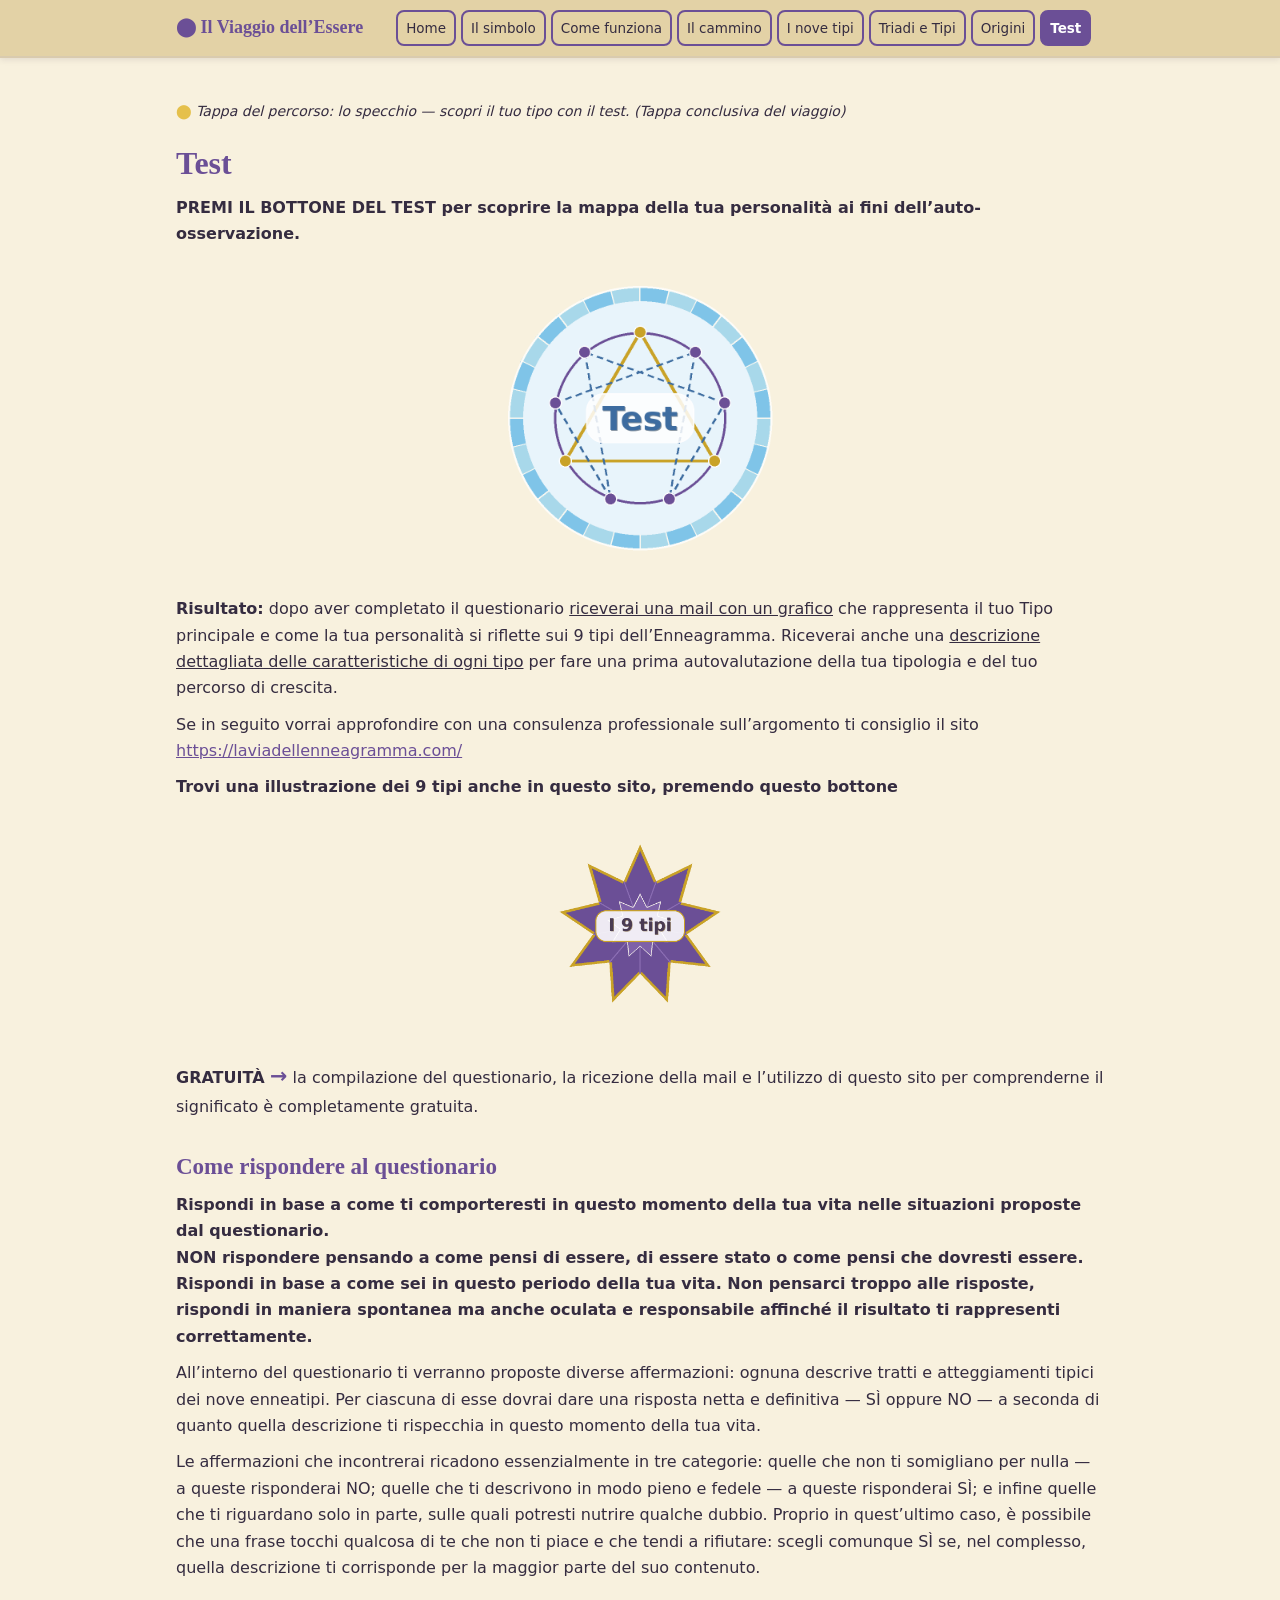
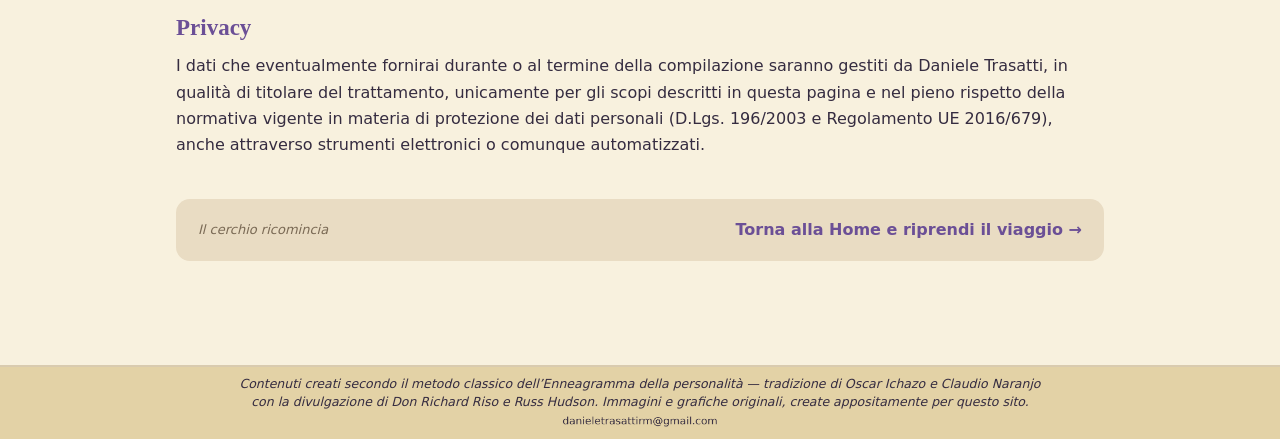
<file: test.html>
<!DOCTYPE html>
<html lang="it">
<head>
<meta charset="UTF-8">
<meta name="viewport" content="width=device-width, initial-scale=1.0">
<title>Test — Il Viaggio dell’Essere</title>
<meta name="description" content="Il questionario per scoprire la tua mappa di personalità secondo l’Enneagramma.">
<link rel="stylesheet" href="css/style.css?v=23">
</head>
<body>
<nav><div class="inner"><a class="logo" href="index.html">⬤ Il Viaggio dell’Essere</a><a class="nl" href="index.html">Home</a><a class="nl" href="simbolo.html">Il simbolo</a><a class="nl" href="metodo.html">Come funziona</a><a class="nl" href="cammino.html">Il cammino</a><a class="nl" href="tipi.html">I nove tipi</a><a class="nl" href="triadi-tipi.html">Triadi e Tipi</a><a class="nl" href="origini.html">Origini</a><a class="nl active" href="test.html"><strong>Test</strong></a></div></nav>
<main>
<p class="traccia"><span class="dot">⬤</span> Tappa del percorso: lo specchio — scopri il tuo tipo con il test. (Tappa conclusiva del viaggio)</p>

<h1>Test</h1>

<p><strong>PREMI IL BOTTONE DEL TEST per scoprire la mappa della tua personalità ai fini dell’auto-osservazione.</strong></p>

<div class="test-btn"><a href="https://danieletrasatti.github.io/Enneagramma/" target="_blank" rel="noopener"><img src="assets/img/06_test_diamante.png" alt="Test — scopri la tua mappa di personalità"></a></div>

<p><strong>Risultato:</strong> dopo aver completato il questionario <u>riceverai una mail con un grafico</u> che rappresenta il tuo Tipo principale e come la tua personalità si riflette sui 9 tipi dell’Enneagramma. Riceverai anche una <u>descrizione dettagliata delle caratteristiche di ogni tipo</u> per fare una prima autovalutazione della tua tipologia e del tuo percorso di crescita.</p>

<p>Se in seguito vorrai approfondire con una consulenza professionale sull’argomento ti consiglio il sito <a href="https://laviadellenneagramma.com/" target="_blank" rel="noopener">https://laviadellenneagramma.com/</a></p>

<p><strong>Trovi una illustrazione dei 9 tipi anche in questo sito, premendo questo bottone</strong></p>

<div class="test-btn sm"><a href="https://danieletrasatti.github.io/enneagramma-dinamico/tipi.html"><img src="assets/img/07_tipi_stella.png" alt="I 9 tipi — vai alla pagina dei nove tipi"></a></div>

<p><strong>GRATUITÀ <span class="freccia">→</span></strong> la compilazione del questionario, la ricezione della mail e l’utilizzo di questo sito per comprenderne il significato è completamente gratuita.</p>

<h2>Come rispondere al questionario</h2>

<p><strong>Rispondi in base a come ti comporteresti in questo momento della tua vita nelle situazioni proposte dal questionario.<br>NON rispondere pensando a come pensi di essere, di essere stato o come pensi che dovresti essere. Rispondi in base a come sei in questo periodo della tua vita. Non pensarci troppo alle risposte, rispondi in maniera spontanea ma anche oculata e responsabile affinché il risultato ti rappresenti correttamente.</strong></p>

<p>All’interno del questionario ti verranno proposte diverse affermazioni: ognuna descrive tratti e atteggiamenti tipici dei nove enneatipi. Per ciascuna di esse dovrai dare una risposta netta e definitiva — SÌ oppure NO — a seconda di quanto quella descrizione ti rispecchia in questo momento della tua vita.</p>

<p>Le affermazioni che incontrerai ricadono essenzialmente in tre categorie: quelle che non ti somigliano per nulla — a queste risponderai NO; quelle che ti descrivono in modo pieno e fedele — a queste risponderai SÌ; e infine quelle che ti riguardano solo in parte, sulle quali potresti nutrire qualche dubbio. Proprio in quest’ultimo caso, è possibile che una frase tocchi qualcosa di te che non ti piace e che tendi a rifiutare: scegli comunque SÌ se, nel complesso, quella descrizione ti corrisponde per la maggior parte del suo contenuto.</p>

<h2>Privacy</h2>

<p>I dati che eventualmente fornirai durante o al termine della compilazione saranno gestiti da Daniele Trasatti, in qualità di titolare del trattamento, unicamente per gli scopi descritti in questa pagina e nel pieno rispetto della normativa vigente in materia di protezione dei dati personali (D.Lgs. 196/2003 e Regolamento UE 2016/679), anche attraverso strumenti elettronici o comunque automatizzati.</p>

<div class="next"><span class="stage">Il cerchio ricomincia</span><a href="index.html">Torna alla Home e riprendi il viaggio →</a></div>
</main>
<footer>
<p class="note">Contenuti creati secondo il metodo classico dell’Enneagramma della personalità — tradizione di Oscar Ichazo e Claudio Naranjo<br>con la divulgazione di Don Richard Riso e Russ Hudson. Immagini e grafiche originali, create appositamente per questo sito.</p>
<p class="webmaster"><img class="wm-mail" src="assets/img/08_webmaster_email.png" alt="Indirizzo email del webmaster"></p>
</footer>
</body>
</html>
</file>
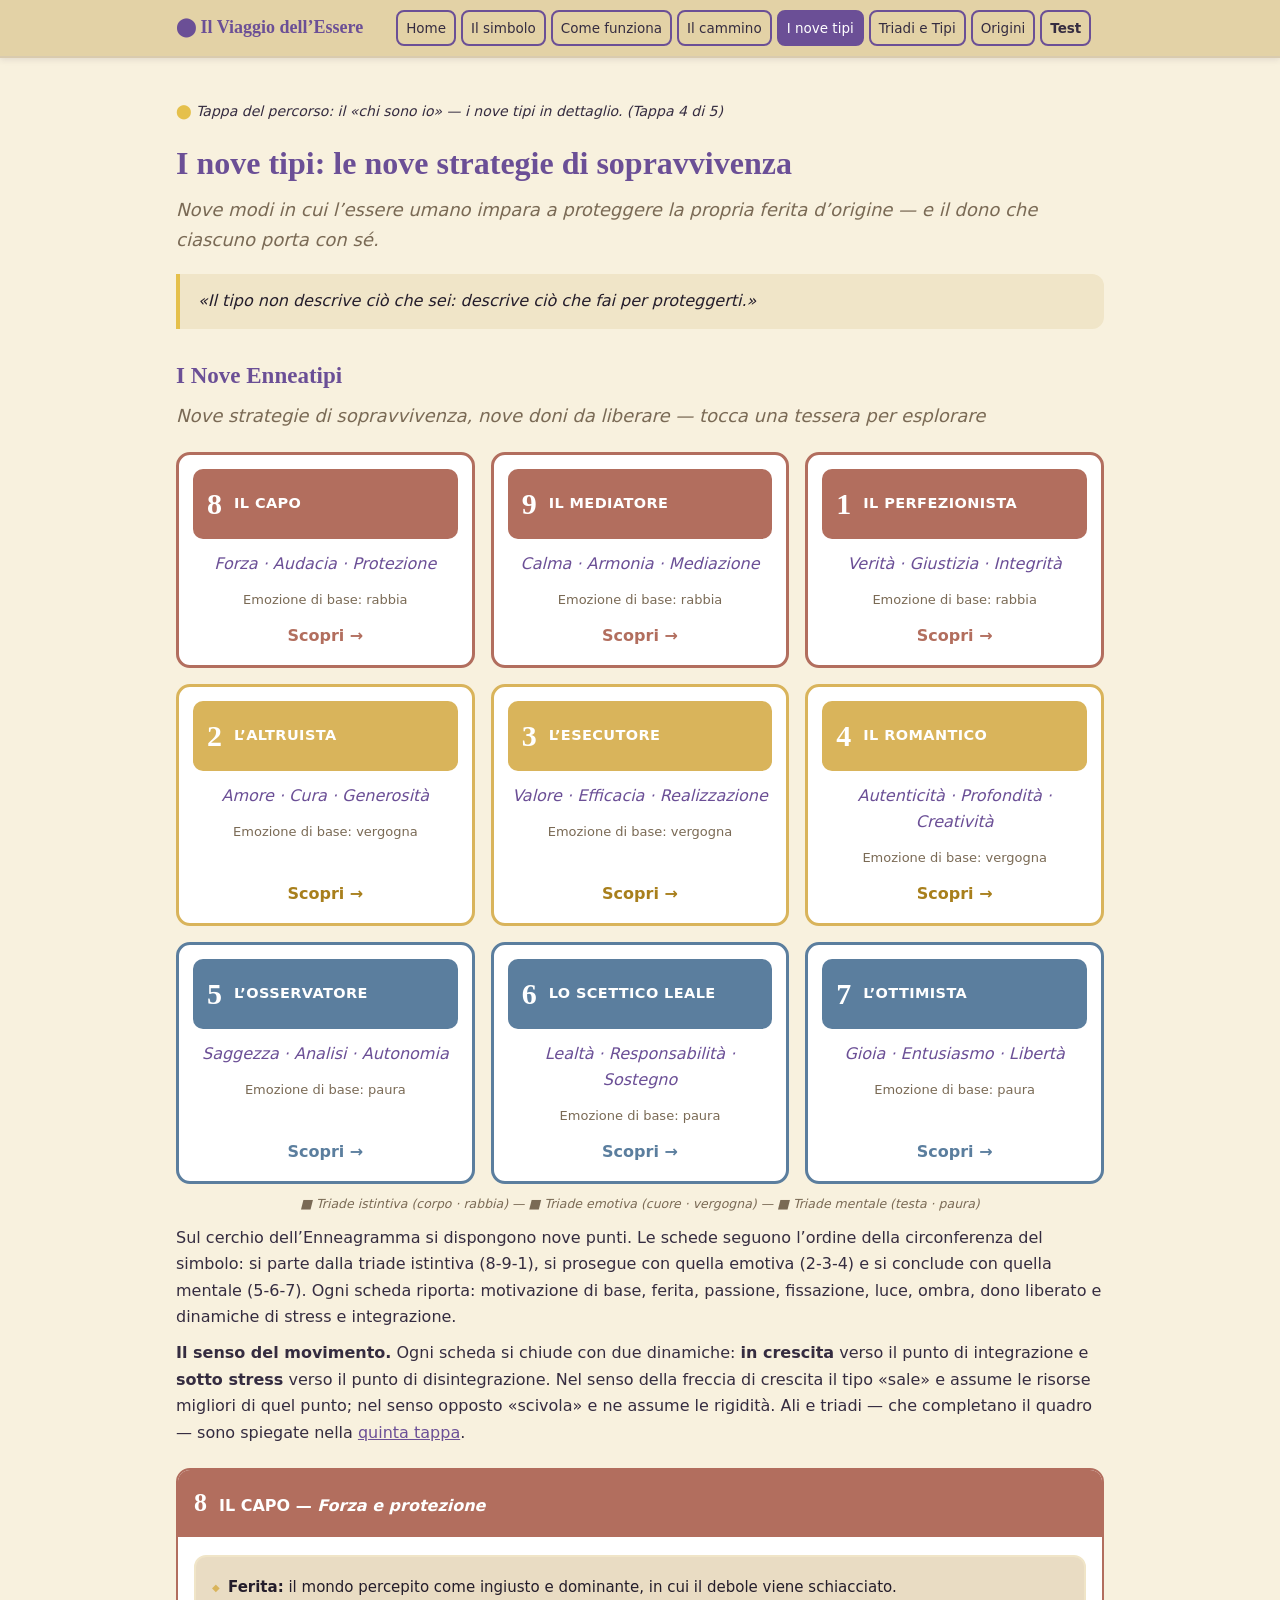
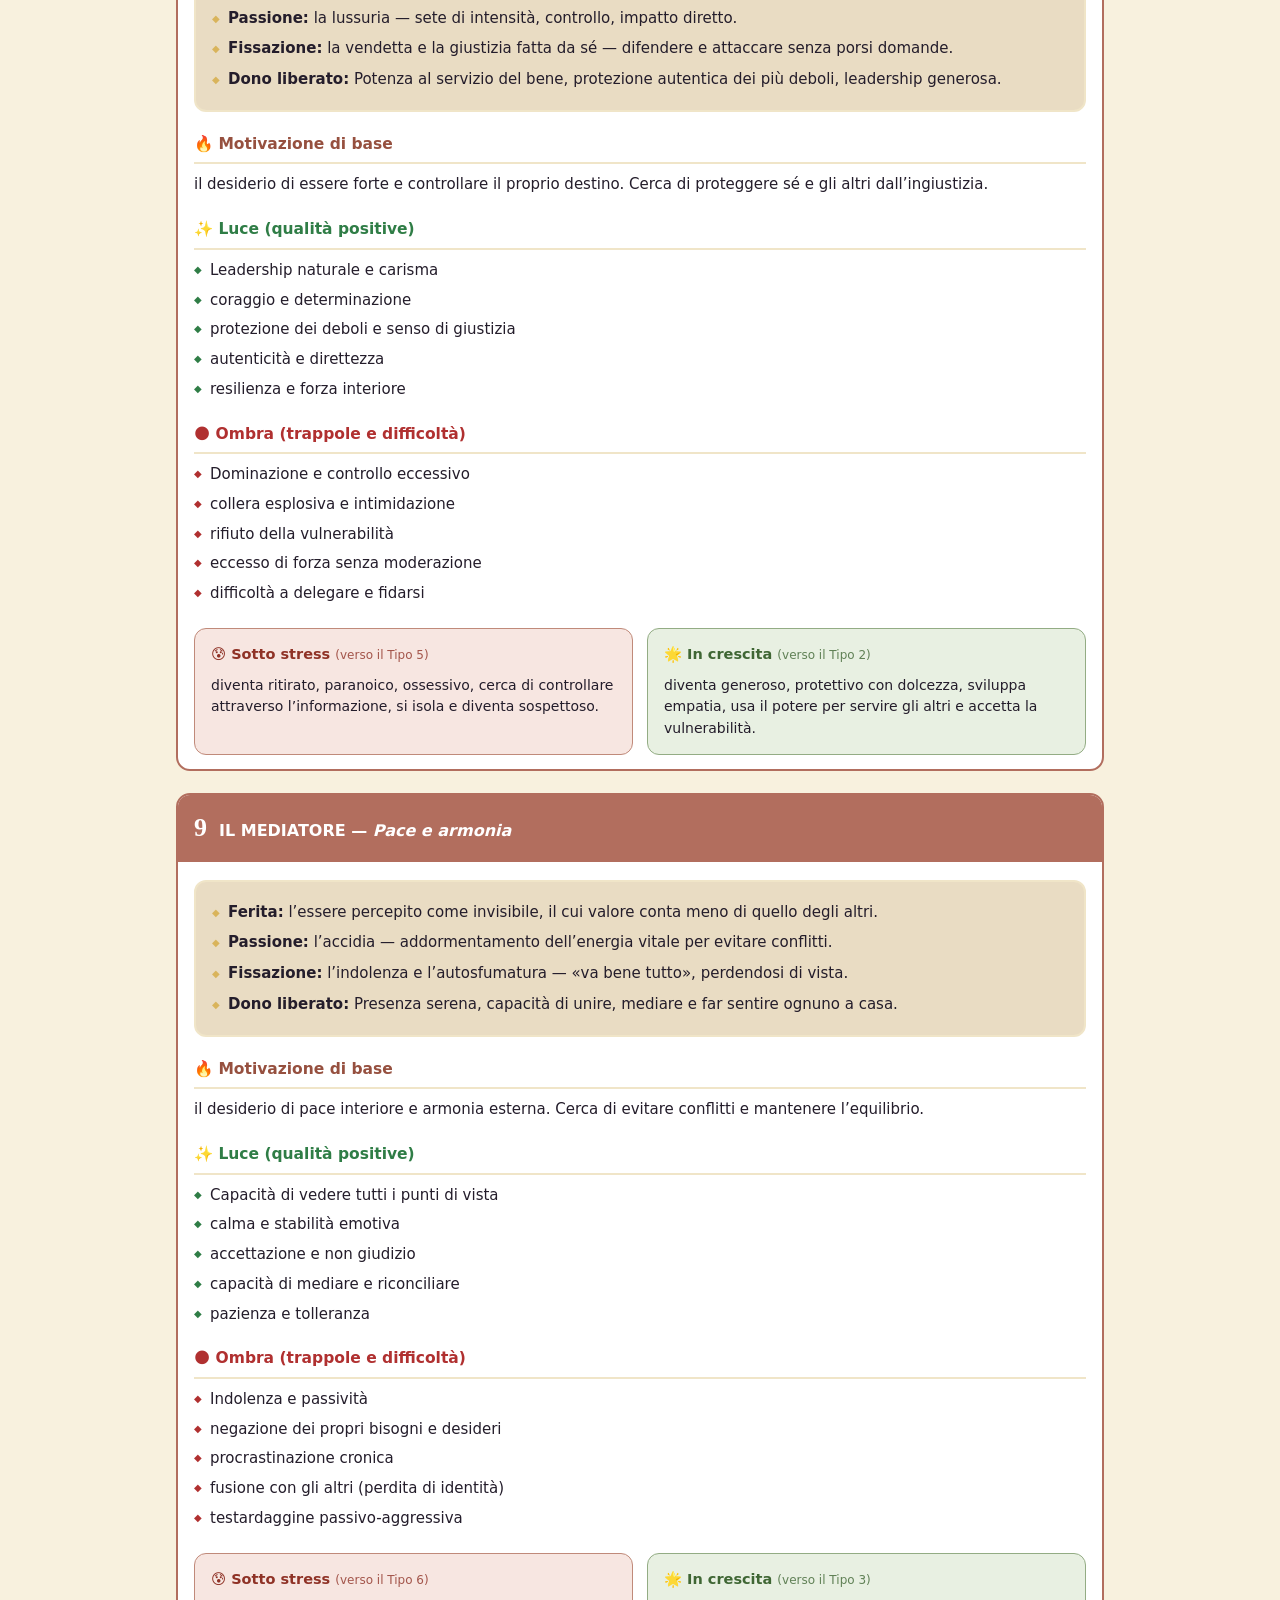
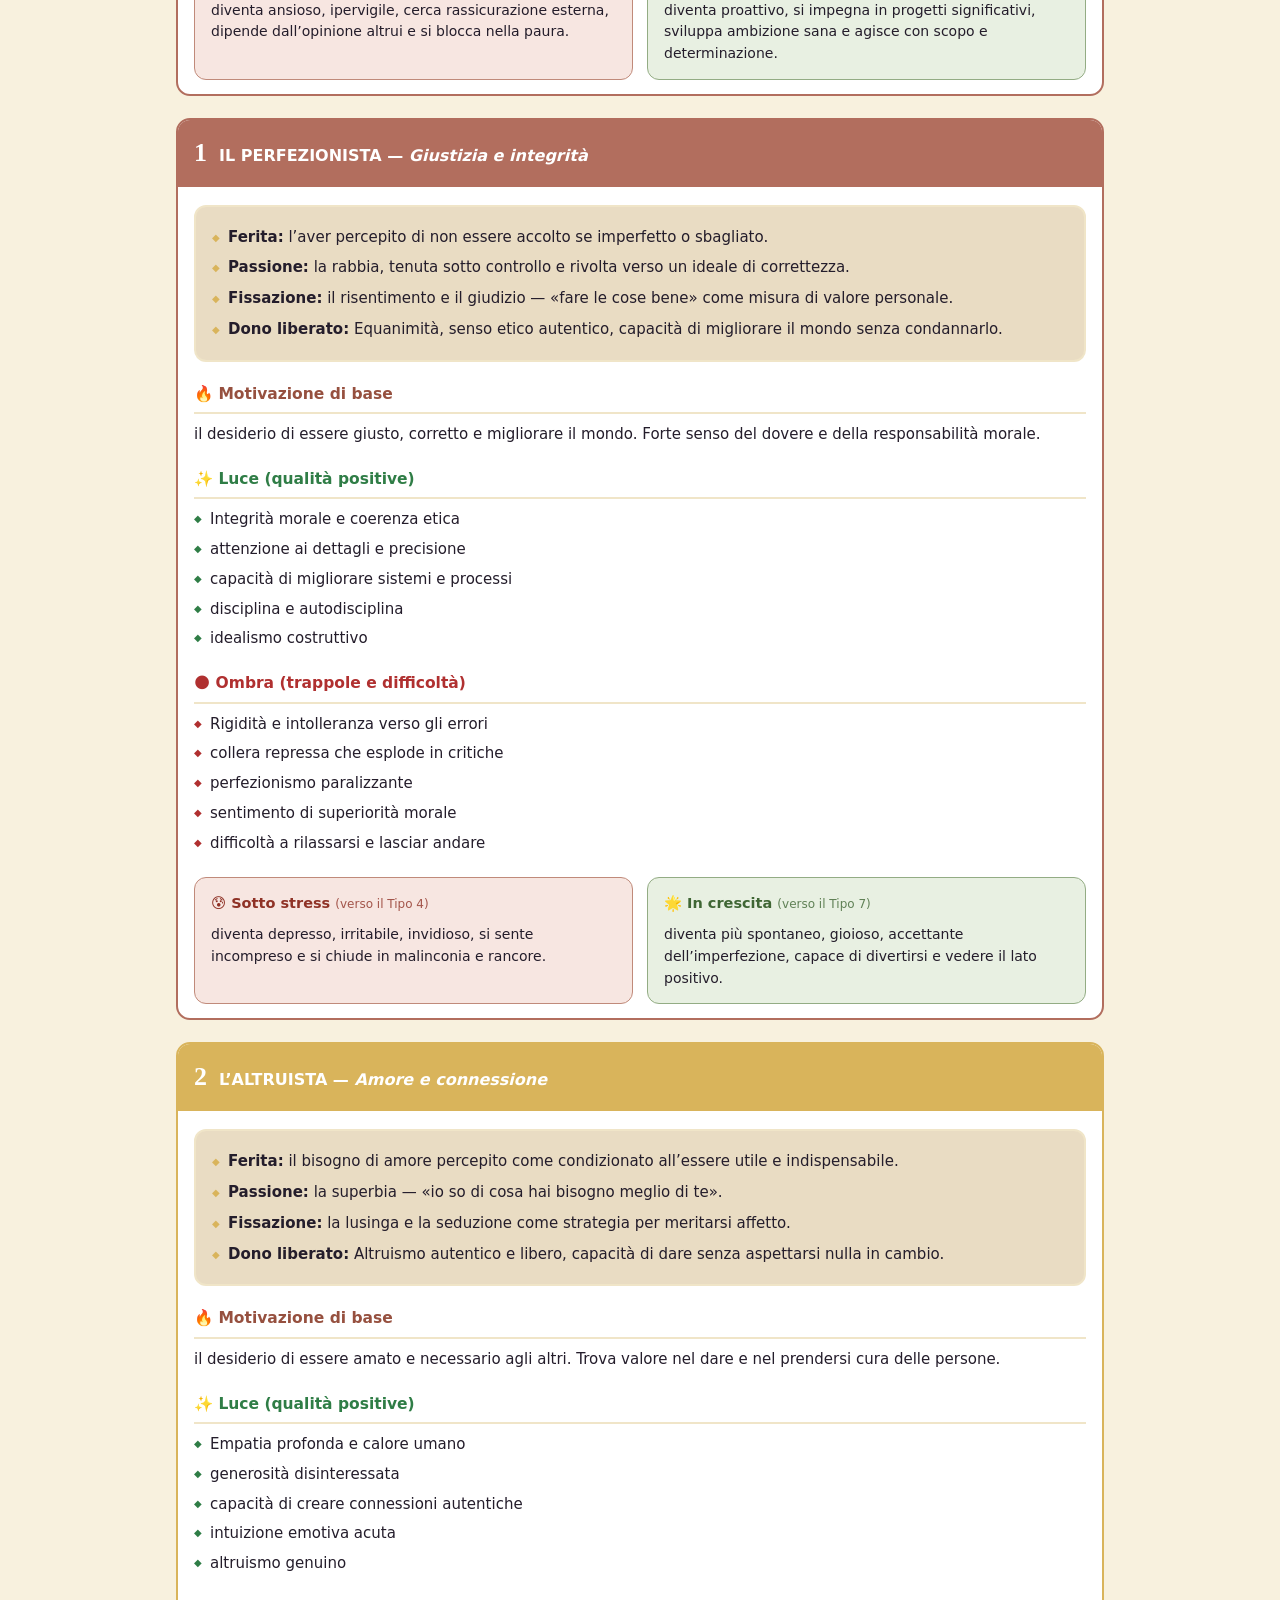
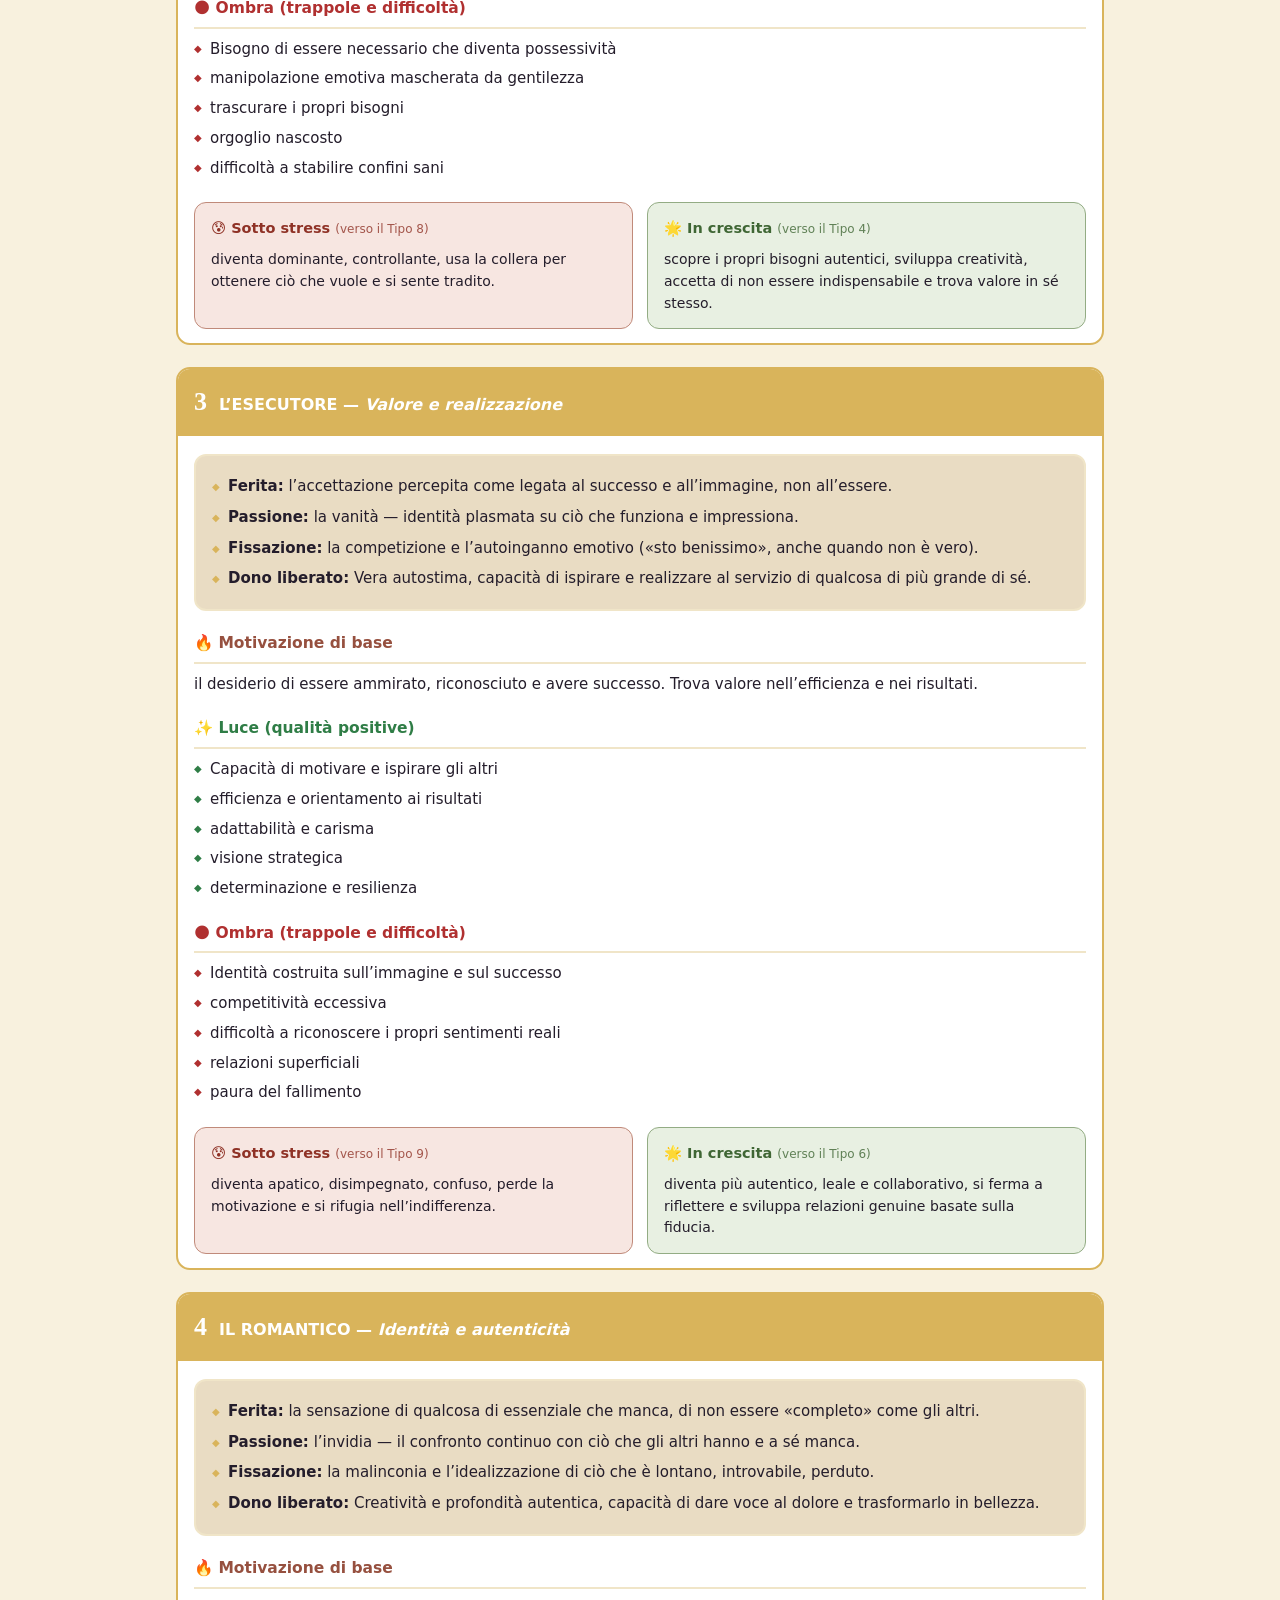
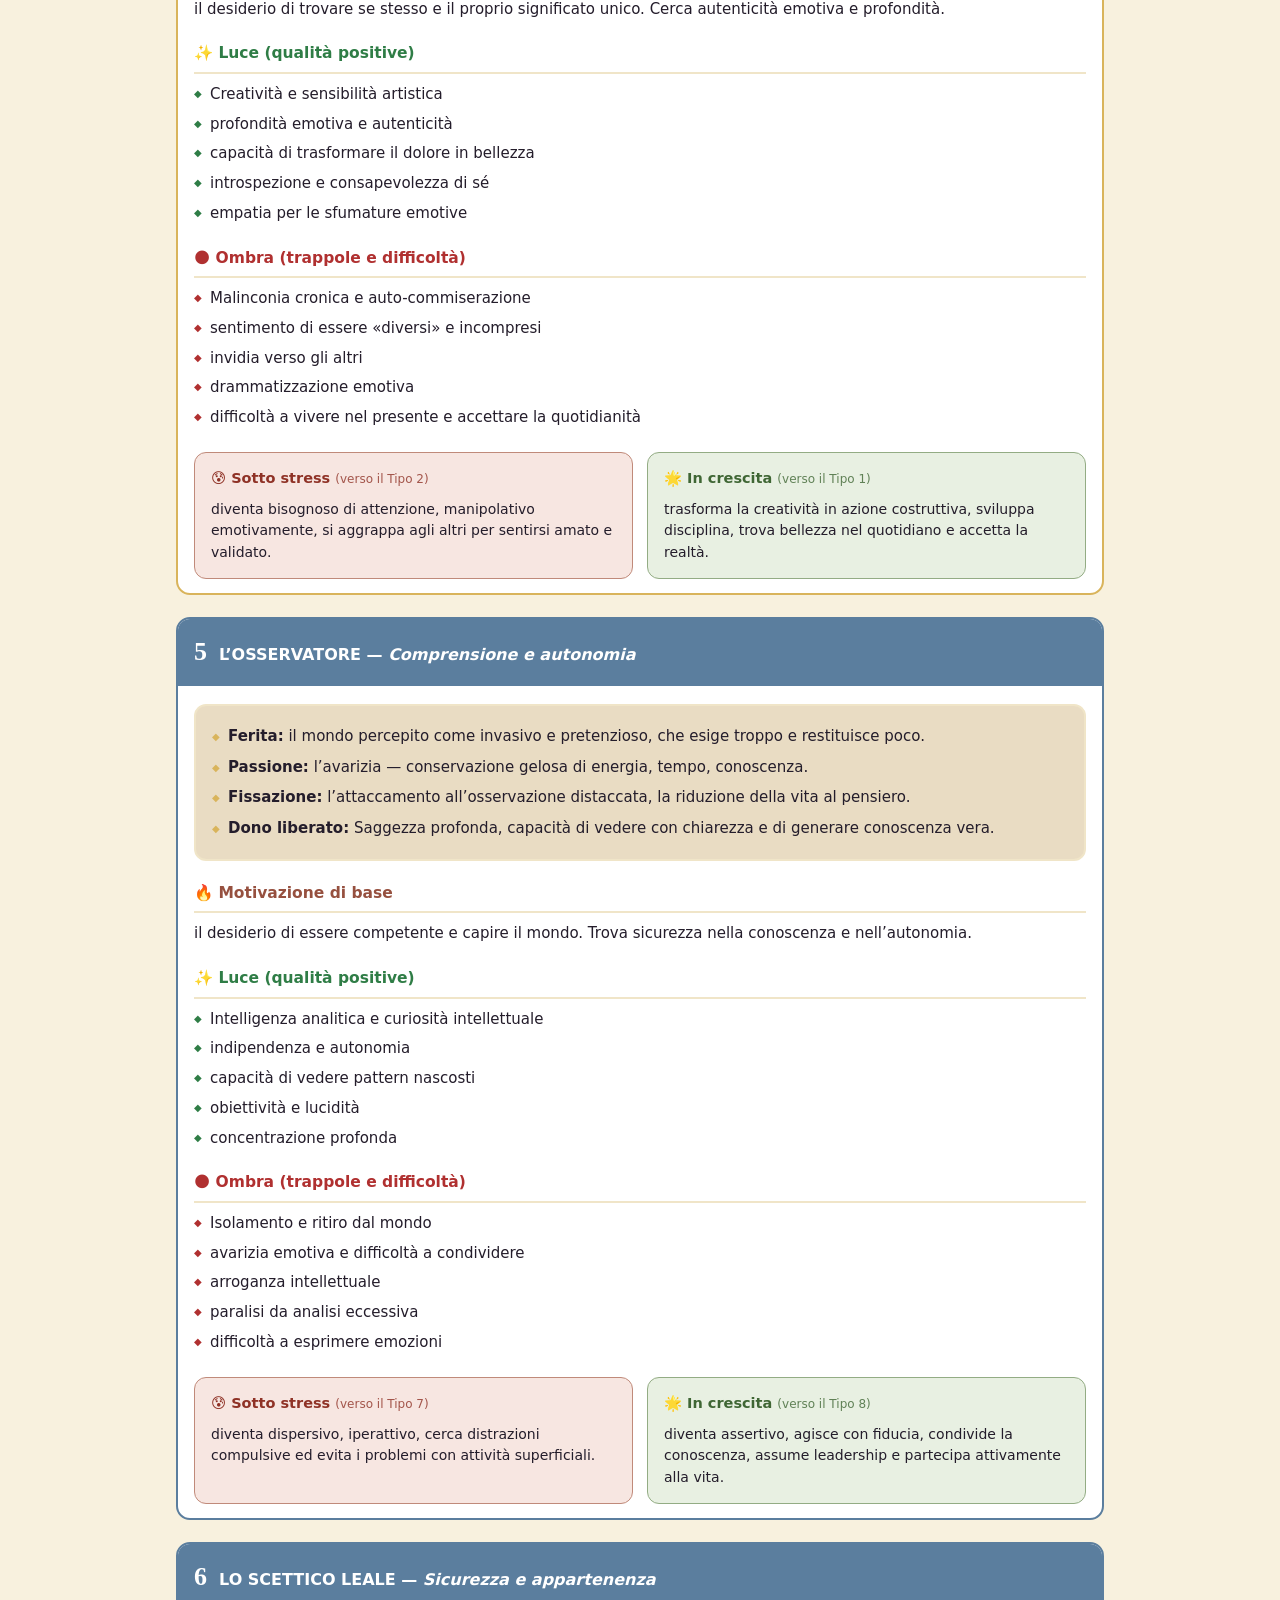
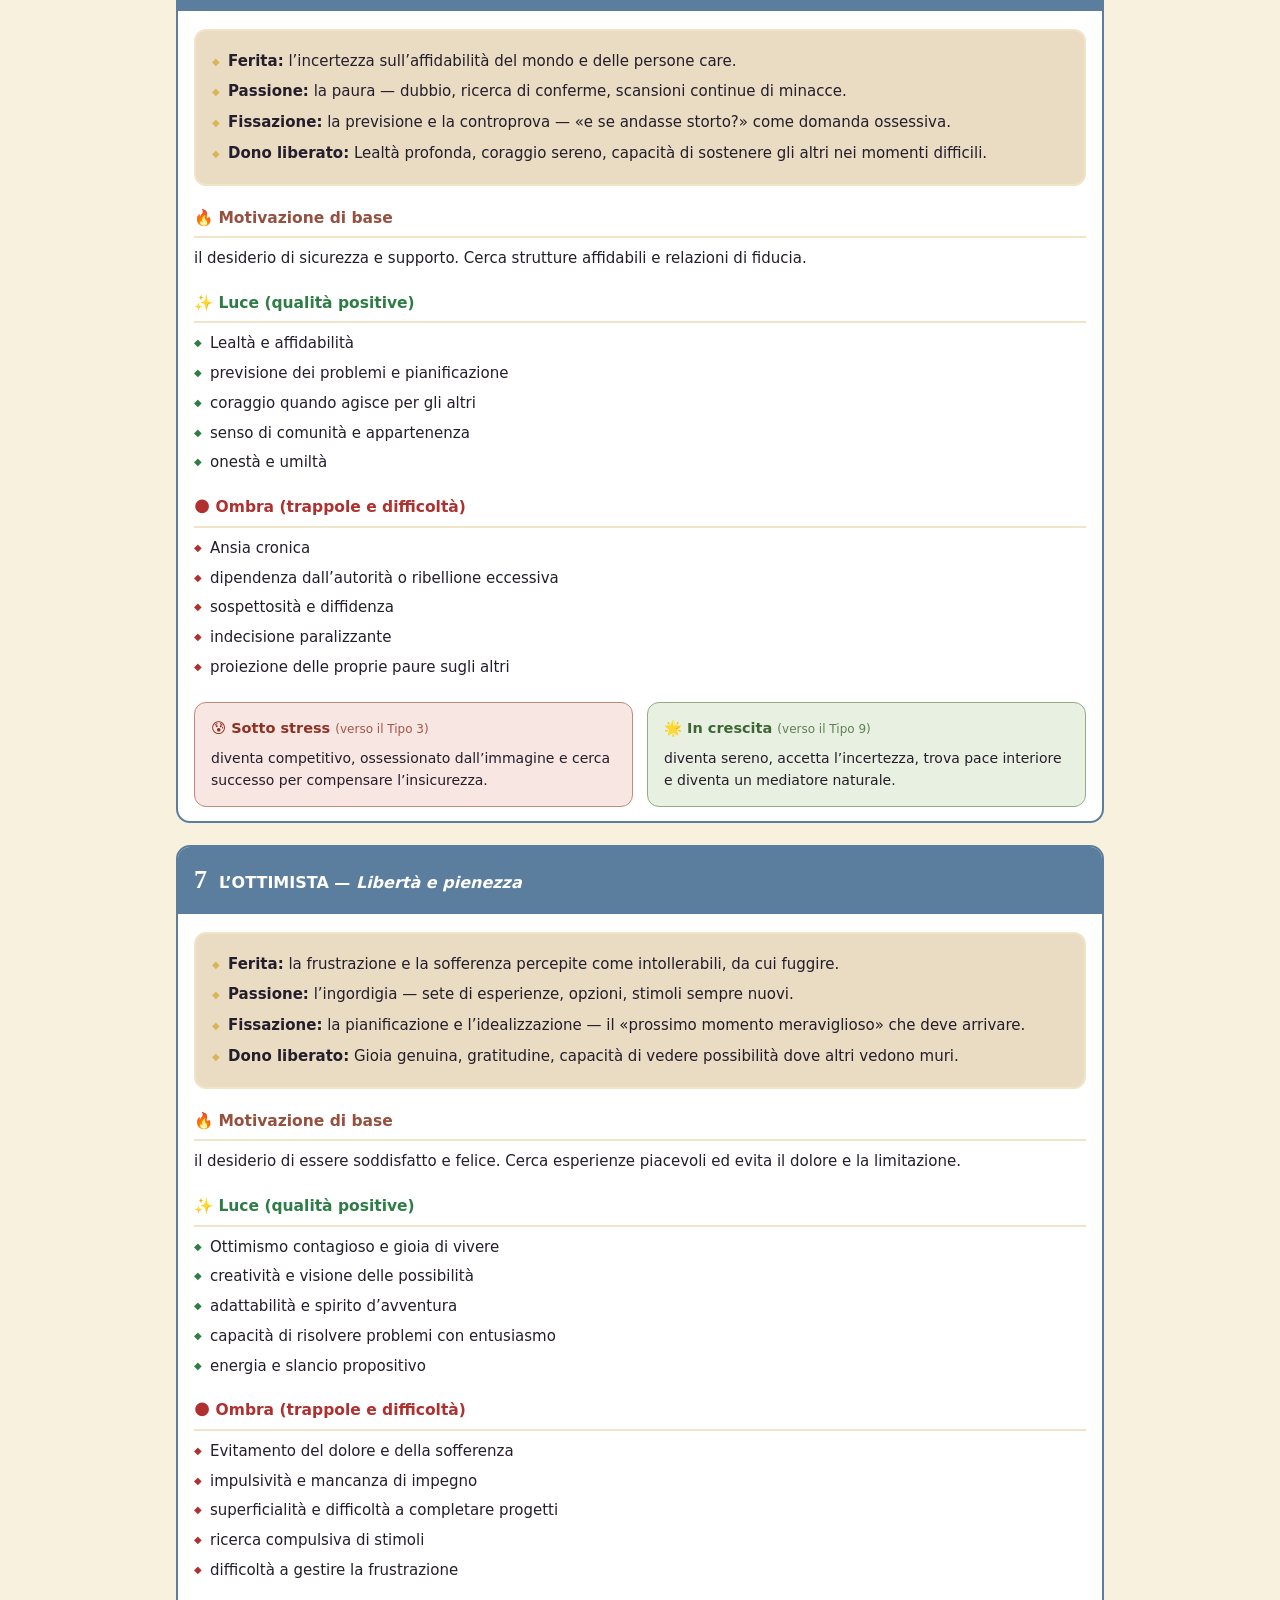
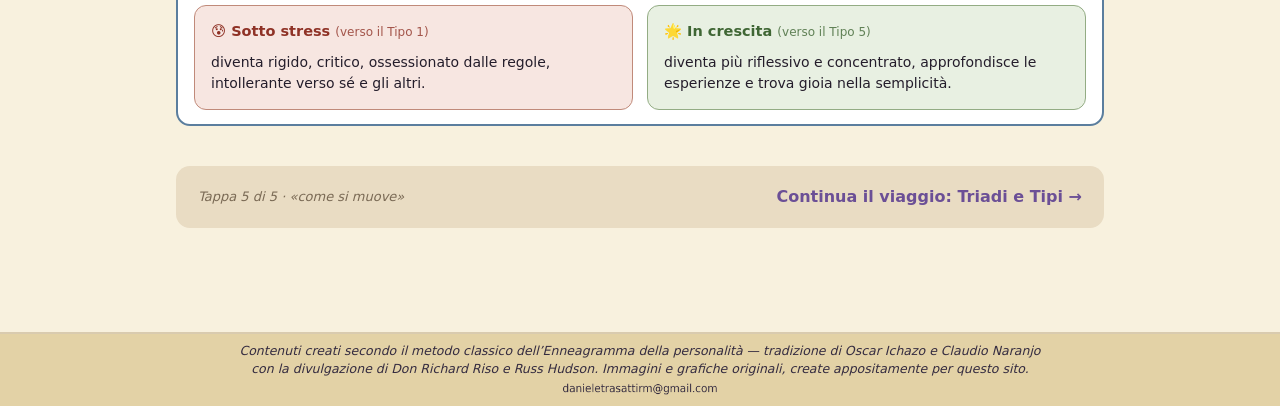
<file: tipi.html>
<!DOCTYPE html>
<html lang="it">
<head>
<meta charset="UTF-8">
<meta name="viewport" content="width=device-width, initial-scale=1.0">
<title>I nove tipi — Il Viaggio dell’Essere</title>
<meta name="description" content="Le schede dei nove Enneatipi: motivazione, luce, ombra, ferita, passione, fissazione e dinamiche.">
<link rel="stylesheet" href="css/style.css?v=23">
</head>
<body>
<nav><div class="inner"><a class="logo" href="index.html">⬤ Il Viaggio dell’Essere</a><a class="nl" href="index.html">Home</a><a class="nl" href="simbolo.html">Il simbolo</a><a class="nl" href="metodo.html">Come funziona</a><a class="nl" href="cammino.html">Il cammino</a><a class="nl active" href="tipi.html">I nove tipi</a><a class="nl" href="triadi-tipi.html">Triadi e Tipi</a><a class="nl" href="origini.html">Origini</a><a class="nl" href="test.html"><strong>Test</strong></a></div></nav>
<main>
<p class="traccia"><span class="dot">⬤</span> Tappa del percorso: il «chi sono io» — i nove tipi in dettaglio. (Tappa 4 di 5)</p>

<h1>I nove tipi: le nove strategie di sopravvivenza</h1>
<p class="lead">Nove modi in cui l’essere umano impara a proteggere la propria ferita d’origine — e il dono che ciascuno porta con sé.</p>
<div class="quote">«Il tipo non descrive ciò che sei: descrive ciò che fai per proteggerti.»</div>
<section aria-label="I Nove Enneatipi">
<h2>I Nove Enneatipi</h2>
<p class="lead">Nove strategie di sopravvivenza, nove doni da liberare — tocca una tessera per esplorare</p>
<div class="tgrid">
<a class="tile t-ist" href="#t8"><span class="thead"><span class="num">8</span><span class="tname">IL CAPO</span></span><span class="tags">Forza · Audacia · Protezione</span><span class="emo">Emozione di base: rabbia</span><span class="go">Scopri →</span></a>
<a class="tile t-ist" href="#t9"><span class="thead"><span class="num">9</span><span class="tname">IL MEDIATORE</span></span><span class="tags">Calma · Armonia · Mediazione</span><span class="emo">Emozione di base: rabbia</span><span class="go">Scopri →</span></a>
<a class="tile t-ist" href="#t1"><span class="thead"><span class="num">1</span><span class="tname">IL PERFEZIONISTA</span></span><span class="tags">Verità · Giustizia · Integrità</span><span class="emo">Emozione di base: rabbia</span><span class="go">Scopri →</span></a>
<a class="tile t-emo" href="#t2"><span class="thead"><span class="num">2</span><span class="tname">L’ALTRUISTA</span></span><span class="tags">Amore · Cura · Generosità</span><span class="emo">Emozione di base: vergogna</span><span class="go">Scopri →</span></a>
<a class="tile t-emo" href="#t3"><span class="thead"><span class="num">3</span><span class="tname">L’ESECUTORE</span></span><span class="tags">Valore · Efficacia · Realizzazione</span><span class="emo">Emozione di base: vergogna</span><span class="go">Scopri →</span></a>
<a class="tile t-emo" href="#t4"><span class="thead"><span class="num">4</span><span class="tname">IL ROMANTICO</span></span><span class="tags">Autenticità · Profondità · Creatività</span><span class="emo">Emozione di base: vergogna</span><span class="go">Scopri →</span></a>
<a class="tile t-men" href="#t5"><span class="thead"><span class="num">5</span><span class="tname">L’OSSERVATORE</span></span><span class="tags">Saggezza · Analisi · Autonomia</span><span class="emo">Emozione di base: paura</span><span class="go">Scopri →</span></a>
<a class="tile t-men" href="#t6"><span class="thead"><span class="num">6</span><span class="tname">LO SCETTICO LEALE</span></span><span class="tags">Lealtà · Responsabilità · Sostegno</span><span class="emo">Emozione di base: paura</span><span class="go">Scopri →</span></a>
<a class="tile t-men" href="#t7"><span class="thead"><span class="num">7</span><span class="tname">L’OTTIMISTA</span></span><span class="tags">Gioia · Entusiasmo · Libertà</span><span class="emo">Emozione di base: paura</span><span class="go">Scopri →</span></a>
</div>
<p class="legend">■ Triade istintiva (corpo · rabbia) — ■ Triade emotiva (cuore · vergogna) — ■ Triade mentale (testa · paura)</p>
</section>
<p>Sul cerchio dell’Enneagramma si dispongono nove punti. Le schede seguono l’ordine della circonferenza del simbolo: si parte dalla triade istintiva (8-9-1), si prosegue con quella emotiva (2-3-4) e si conclude con quella mentale (5-6-7). Ogni scheda riporta: motivazione di base, ferita, passione, fissazione, luce, ombra, dono liberato e dinamiche di stress e integrazione.</p>
<p><strong>Il senso del movimento.</strong> Ogni scheda si chiude con due dinamiche: <strong>in crescita</strong> verso il punto di integrazione e <strong>sotto stress</strong> verso il punto di disintegrazione. Nel senso della freccia di crescita il tipo «sale» e assume le risorse migliori di quel punto; nel senso opposto «scivola» e ne assume le rigidità. Ali e triadi — che completano il quadro — sono spiegate nella <a href="triadi-tipi.html">quinta tappa</a>.</p>

<div class="tipo t-ist" id="t8">
  <div class="head"><span class="num">8</span><span>IL CAPO — <em>Forza e protezione</em></span></div>
  <div class="body">
    <ul class="base">
      <li><strong>Ferita:</strong> il mondo percepito come ingiusto e dominante, in cui il debole viene schiacciato.</li>
      <li><strong>Passione:</strong> la lussuria — sete di intensità, controllo, impatto diretto.</li>
      <li><strong>Fissazione:</strong> la vendetta e la giustizia fatta da sé — difendere e attaccare senza porsi domande.</li>
      <li><strong>Dono liberato:</strong> Potenza al servizio del bene, protezione autentica dei più deboli, leadership generosa.</li>
    </ul>
    <h4 class="sec s-mot">🔥 Motivazione di base</h4>
    <p class="mot">il desiderio di essere forte e controllare il proprio destino. Cerca di proteggere sé e gli altri dall’ingiustizia.</p>
    <h4 class="sec s-luce">✨ Luce (qualità positive)</h4>
    <ul class="blist">
      <li>Leadership naturale e carisma</li>
      <li>coraggio e determinazione</li>
      <li>protezione dei deboli e senso di giustizia</li>
      <li>autenticità e direttezza</li>
      <li>resilienza e forza interiore</li>
    </ul>
    <h4 class="sec s-ombra">🌑 Ombra (trappole e difficoltà)</h4>
    <ul class="blist">
      <li>Dominazione e controllo eccessivo</li>
      <li>collera esplosiva e intimidazione</li>
      <li>rifiuto della vulnerabilità</li>
      <li>eccesso di forza senza moderazione</li>
      <li>difficoltà a delegare e fidarsi</li>
    </ul>
    <div class="dyn">
      <div class="dbox dstress"><h5>😰 Sotto stress <span>(verso il Tipo 5)</span></h5><p>diventa ritirato, paranoico, ossessivo, cerca di controllare attraverso l’informazione, si isola e diventa sospettoso.</p></div>
      <div class="dbox dgrow"><h5>🌟 In crescita <span>(verso il Tipo 2)</span></h5><p>diventa generoso, protettivo con dolcezza, sviluppa empatia, usa il potere per servire gli altri e accetta la vulnerabilità.</p></div>
    </div>
  </div>
</div>
<div class="tipo t-ist" id="t9">
  <div class="head"><span class="num">9</span><span>IL MEDIATORE — <em>Pace e armonia</em></span></div>
  <div class="body">
    <ul class="base">
      <li><strong>Ferita:</strong> l’essere percepito come invisibile, il cui valore conta meno di quello degli altri.</li>
      <li><strong>Passione:</strong> l’accidia — addormentamento dell’energia vitale per evitare conflitti.</li>
      <li><strong>Fissazione:</strong> l’indolenza e l’autosfumatura — «va bene tutto», perdendosi di vista.</li>
      <li><strong>Dono liberato:</strong> Presenza serena, capacità di unire, mediare e far sentire ognuno a casa.</li>
    </ul>
    <h4 class="sec s-mot">🔥 Motivazione di base</h4>
    <p class="mot">il desiderio di pace interiore e armonia esterna. Cerca di evitare conflitti e mantenere l’equilibrio.</p>
    <h4 class="sec s-luce">✨ Luce (qualità positive)</h4>
    <ul class="blist">
      <li>Capacità di vedere tutti i punti di vista</li>
      <li>calma e stabilità emotiva</li>
      <li>accettazione e non giudizio</li>
      <li>capacità di mediare e riconciliare</li>
      <li>pazienza e tolleranza</li>
    </ul>
    <h4 class="sec s-ombra">🌑 Ombra (trappole e difficoltà)</h4>
    <ul class="blist">
      <li>Indolenza e passività</li>
      <li>negazione dei propri bisogni e desideri</li>
      <li>procrastinazione cronica</li>
      <li>fusione con gli altri (perdita di identità)</li>
      <li>testardaggine passivo-aggressiva</li>
    </ul>
    <div class="dyn">
      <div class="dbox dstress"><h5>😰 Sotto stress <span>(verso il Tipo 6)</span></h5><p>diventa ansioso, ipervigile, cerca rassicurazione esterna, dipende dall’opinione altrui e si blocca nella paura.</p></div>
      <div class="dbox dgrow"><h5>🌟 In crescita <span>(verso il Tipo 3)</span></h5><p>diventa proattivo, si impegna in progetti significativi, sviluppa ambizione sana e agisce con scopo e determinazione.</p></div>
    </div>
  </div>
</div>
<div class="tipo t-ist" id="t1">
  <div class="head"><span class="num">1</span><span>IL PERFEZIONISTA — <em>Giustizia e integrità</em></span></div>
  <div class="body">
    <ul class="base">
      <li><strong>Ferita:</strong> l’aver percepito di non essere accolto se imperfetto o sbagliato.</li>
      <li><strong>Passione:</strong> la rabbia, tenuta sotto controllo e rivolta verso un ideale di correttezza.</li>
      <li><strong>Fissazione:</strong> il risentimento e il giudizio — «fare le cose bene» come misura di valore personale.</li>
      <li><strong>Dono liberato:</strong> Equanimità, senso etico autentico, capacità di migliorare il mondo senza condannarlo.</li>
    </ul>
    <h4 class="sec s-mot">🔥 Motivazione di base</h4>
    <p class="mot">il desiderio di essere giusto, corretto e migliorare il mondo. Forte senso del dovere e della responsabilità morale.</p>
    <h4 class="sec s-luce">✨ Luce (qualità positive)</h4>
    <ul class="blist">
      <li>Integrità morale e coerenza etica</li>
      <li>attenzione ai dettagli e precisione</li>
      <li>capacità di migliorare sistemi e processi</li>
      <li>disciplina e autodisciplina</li>
      <li>idealismo costruttivo</li>
    </ul>
    <h4 class="sec s-ombra">🌑 Ombra (trappole e difficoltà)</h4>
    <ul class="blist">
      <li>Rigidità e intolleranza verso gli errori</li>
      <li>collera repressa che esplode in critiche</li>
      <li>perfezionismo paralizzante</li>
      <li>sentimento di superiorità morale</li>
      <li>difficoltà a rilassarsi e lasciar andare</li>
    </ul>
    <div class="dyn">
      <div class="dbox dstress"><h5>😰 Sotto stress <span>(verso il Tipo 4)</span></h5><p>diventa depresso, irritabile, invidioso, si sente incompreso e si chiude in malinconia e rancore.</p></div>
      <div class="dbox dgrow"><h5>🌟 In crescita <span>(verso il Tipo 7)</span></h5><p>diventa più spontaneo, gioioso, accettante dell’imperfezione, capace di divertirsi e vedere il lato positivo.</p></div>
    </div>
  </div>
</div>
<div class="tipo t-emo" id="t2">
  <div class="head"><span class="num">2</span><span>L’ALTRUISTA — <em>Amore e connessione</em></span></div>
  <div class="body">
    <ul class="base">
      <li><strong>Ferita:</strong> il bisogno di amore percepito come condizionato all’essere utile e indispensabile.</li>
      <li><strong>Passione:</strong> la superbia — «io so di cosa hai bisogno meglio di te».</li>
      <li><strong>Fissazione:</strong> la lusinga e la seduzione come strategia per meritarsi affetto.</li>
      <li><strong>Dono liberato:</strong> Altruismo autentico e libero, capacità di dare senza aspettarsi nulla in cambio.</li>
    </ul>
    <h4 class="sec s-mot">🔥 Motivazione di base</h4>
    <p class="mot">il desiderio di essere amato e necessario agli altri. Trova valore nel dare e nel prendersi cura delle persone.</p>
    <h4 class="sec s-luce">✨ Luce (qualità positive)</h4>
    <ul class="blist">
      <li>Empatia profonda e calore umano</li>
      <li>generosità disinteressata</li>
      <li>capacità di creare connessioni autentiche</li>
      <li>intuizione emotiva acuta</li>
      <li>altruismo genuino</li>
    </ul>
    <h4 class="sec s-ombra">🌑 Ombra (trappole e difficoltà)</h4>
    <ul class="blist">
      <li>Bisogno di essere necessario che diventa possessività</li>
      <li>manipolazione emotiva mascherata da gentilezza</li>
      <li>trascurare i propri bisogni</li>
      <li>orgoglio nascosto</li>
      <li>difficoltà a stabilire confini sani</li>
    </ul>
    <div class="dyn">
      <div class="dbox dstress"><h5>😰 Sotto stress <span>(verso il Tipo 8)</span></h5><p>diventa dominante, controllante, usa la collera per ottenere ciò che vuole e si sente tradito.</p></div>
      <div class="dbox dgrow"><h5>🌟 In crescita <span>(verso il Tipo 4)</span></h5><p>scopre i propri bisogni autentici, sviluppa creatività, accetta di non essere indispensabile e trova valore in sé stesso.</p></div>
    </div>
  </div>
</div>
<div class="tipo t-emo" id="t3">
  <div class="head"><span class="num">3</span><span>L’ESECUTORE — <em>Valore e realizzazione</em></span></div>
  <div class="body">
    <ul class="base">
      <li><strong>Ferita:</strong> l’accettazione percepita come legata al successo e all’immagine, non all’essere.</li>
      <li><strong>Passione:</strong> la vanità — identità plasmata su ciò che funziona e impressiona.</li>
      <li><strong>Fissazione:</strong> la competizione e l’autoinganno emotivo («sto benissimo», anche quando non è vero).</li>
      <li><strong>Dono liberato:</strong> Vera autostima, capacità di ispirare e realizzare al servizio di qualcosa di più grande di sé.</li>
    </ul>
    <h4 class="sec s-mot">🔥 Motivazione di base</h4>
    <p class="mot">il desiderio di essere ammirato, riconosciuto e avere successo. Trova valore nell’efficienza e nei risultati.</p>
    <h4 class="sec s-luce">✨ Luce (qualità positive)</h4>
    <ul class="blist">
      <li>Capacità di motivare e ispirare gli altri</li>
      <li>efficienza e orientamento ai risultati</li>
      <li>adattabilità e carisma</li>
      <li>visione strategica</li>
      <li>determinazione e resilienza</li>
    </ul>
    <h4 class="sec s-ombra">🌑 Ombra (trappole e difficoltà)</h4>
    <ul class="blist">
      <li>Identità costruita sull’immagine e sul successo</li>
      <li>competitività eccessiva</li>
      <li>difficoltà a riconoscere i propri sentimenti reali</li>
      <li>relazioni superficiali</li>
      <li>paura del fallimento</li>
    </ul>
    <div class="dyn">
      <div class="dbox dstress"><h5>😰 Sotto stress <span>(verso il Tipo 9)</span></h5><p>diventa apatico, disimpegnato, confuso, perde la motivazione e si rifugia nell’indifferenza.</p></div>
      <div class="dbox dgrow"><h5>🌟 In crescita <span>(verso il Tipo 6)</span></h5><p>diventa più autentico, leale e collaborativo, si ferma a riflettere e sviluppa relazioni genuine basate sulla fiducia.</p></div>
    </div>
  </div>
</div>
<div class="tipo t-emo" id="t4">
  <div class="head"><span class="num">4</span><span>IL ROMANTICO — <em>Identità e autenticità</em></span></div>
  <div class="body">
    <ul class="base">
      <li><strong>Ferita:</strong> la sensazione di qualcosa di essenziale che manca, di non essere «completo» come gli altri.</li>
      <li><strong>Passione:</strong> l’invidia — il confronto continuo con ciò che gli altri hanno e a sé manca.</li>
      <li><strong>Fissazione:</strong> la malinconia e l’idealizzazione di ciò che è lontano, introvabile, perduto.</li>
      <li><strong>Dono liberato:</strong> Creatività e profondità autentica, capacità di dare voce al dolore e trasformarlo in bellezza.</li>
    </ul>
    <h4 class="sec s-mot">🔥 Motivazione di base</h4>
    <p class="mot">il desiderio di trovare se stesso e il proprio significato unico. Cerca autenticità emotiva e profondità.</p>
    <h4 class="sec s-luce">✨ Luce (qualità positive)</h4>
    <ul class="blist">
      <li>Creatività e sensibilità artistica</li>
      <li>profondità emotiva e autenticità</li>
      <li>capacità di trasformare il dolore in bellezza</li>
      <li>introspezione e consapevolezza di sé</li>
      <li>empatia per le sfumature emotive</li>
    </ul>
    <h4 class="sec s-ombra">🌑 Ombra (trappole e difficoltà)</h4>
    <ul class="blist">
      <li>Malinconia cronica e auto-commiserazione</li>
      <li>sentimento di essere «diversi» e incompresi</li>
      <li>invidia verso gli altri</li>
      <li>drammatizzazione emotiva</li>
      <li>difficoltà a vivere nel presente e accettare la quotidianità</li>
    </ul>
    <div class="dyn">
      <div class="dbox dstress"><h5>😰 Sotto stress <span>(verso il Tipo 2)</span></h5><p>diventa bisognoso di attenzione, manipolativo emotivamente, si aggrappa agli altri per sentirsi amato e validato.</p></div>
      <div class="dbox dgrow"><h5>🌟 In crescita <span>(verso il Tipo 1)</span></h5><p>trasforma la creatività in azione costruttiva, sviluppa disciplina, trova bellezza nel quotidiano e accetta la realtà.</p></div>
    </div>
  </div>
</div>
<div class="tipo t-men" id="t5">
  <div class="head"><span class="num">5</span><span>L’OSSERVATORE — <em>Comprensione e autonomia</em></span></div>
  <div class="body">
    <ul class="base">
      <li><strong>Ferita:</strong> il mondo percepito come invasivo e pretenzioso, che esige troppo e restituisce poco.</li>
      <li><strong>Passione:</strong> l’avarizia — conservazione gelosa di energia, tempo, conoscenza.</li>
      <li><strong>Fissazione:</strong> l’attaccamento all’osservazione distaccata, la riduzione della vita al pensiero.</li>
      <li><strong>Dono liberato:</strong> Saggezza profonda, capacità di vedere con chiarezza e di generare conoscenza vera.</li>
    </ul>
    <h4 class="sec s-mot">🔥 Motivazione di base</h4>
    <p class="mot">il desiderio di essere competente e capire il mondo. Trova sicurezza nella conoscenza e nell’autonomia.</p>
    <h4 class="sec s-luce">✨ Luce (qualità positive)</h4>
    <ul class="blist">
      <li>Intelligenza analitica e curiosità intellettuale</li>
      <li>indipendenza e autonomia</li>
      <li>capacità di vedere pattern nascosti</li>
      <li>obiettività e lucidità</li>
      <li>concentrazione profonda</li>
    </ul>
    <h4 class="sec s-ombra">🌑 Ombra (trappole e difficoltà)</h4>
    <ul class="blist">
      <li>Isolamento e ritiro dal mondo</li>
      <li>avarizia emotiva e difficoltà a condividere</li>
      <li>arroganza intellettuale</li>
      <li>paralisi da analisi eccessiva</li>
      <li>difficoltà a esprimere emozioni</li>
    </ul>
    <div class="dyn">
      <div class="dbox dstress"><h5>😰 Sotto stress <span>(verso il Tipo 7)</span></h5><p>diventa dispersivo, iperattivo, cerca distrazioni compulsive ed evita i problemi con attività superficiali.</p></div>
      <div class="dbox dgrow"><h5>🌟 In crescita <span>(verso il Tipo 8)</span></h5><p>diventa assertivo, agisce con fiducia, condivide la conoscenza, assume leadership e partecipa attivamente alla vita.</p></div>
    </div>
  </div>
</div>
<div class="tipo t-men" id="t6">
  <div class="head"><span class="num">6</span><span>LO SCETTICO LEALE — <em>Sicurezza e appartenenza</em></span></div>
  <div class="body">
    <ul class="base">
      <li><strong>Ferita:</strong> l’incertezza sull’affidabilità del mondo e delle persone care.</li>
      <li><strong>Passione:</strong> la paura — dubbio, ricerca di conferme, scansioni continue di minacce.</li>
      <li><strong>Fissazione:</strong> la previsione e la controprova — «e se andasse storto?» come domanda ossessiva.</li>
      <li><strong>Dono liberato:</strong> Lealtà profonda, coraggio sereno, capacità di sostenere gli altri nei momenti difficili.</li>
    </ul>
    <h4 class="sec s-mot">🔥 Motivazione di base</h4>
    <p class="mot">il desiderio di sicurezza e supporto. Cerca strutture affidabili e relazioni di fiducia.</p>
    <h4 class="sec s-luce">✨ Luce (qualità positive)</h4>
    <ul class="blist">
      <li>Lealtà e affidabilità</li>
      <li>previsione dei problemi e pianificazione</li>
      <li>coraggio quando agisce per gli altri</li>
      <li>senso di comunità e appartenenza</li>
      <li>onestà e umiltà</li>
    </ul>
    <h4 class="sec s-ombra">🌑 Ombra (trappole e difficoltà)</h4>
    <ul class="blist">
      <li>Ansia cronica</li>
      <li>dipendenza dall’autorità o ribellione eccessiva</li>
      <li>sospettosità e diffidenza</li>
      <li>indecisione paralizzante</li>
      <li>proiezione delle proprie paure sugli altri</li>
    </ul>
    <div class="dyn">
      <div class="dbox dstress"><h5>😰 Sotto stress <span>(verso il Tipo 3)</span></h5><p>diventa competitivo, ossessionato dall’immagine e cerca successo per compensare l’insicurezza.</p></div>
      <div class="dbox dgrow"><h5>🌟 In crescita <span>(verso il Tipo 9)</span></h5><p>diventa sereno, accetta l’incertezza, trova pace interiore e diventa un mediatore naturale.</p></div>
    </div>
  </div>
</div>
<div class="tipo t-men" id="t7">
  <div class="head"><span class="num">7</span><span>L’OTTIMISTA — <em>Libertà e pienezza</em></span></div>
  <div class="body">
    <ul class="base">
      <li><strong>Ferita:</strong> la frustrazione e la sofferenza percepite come intollerabili, da cui fuggire.</li>
      <li><strong>Passione:</strong> l’ingordigia — sete di esperienze, opzioni, stimoli sempre nuovi.</li>
      <li><strong>Fissazione:</strong> la pianificazione e l’idealizzazione — il «prossimo momento meraviglioso» che deve arrivare.</li>
      <li><strong>Dono liberato:</strong> Gioia genuina, gratitudine, capacità di vedere possibilità dove altri vedono muri.</li>
    </ul>
    <h4 class="sec s-mot">🔥 Motivazione di base</h4>
    <p class="mot">il desiderio di essere soddisfatto e felice. Cerca esperienze piacevoli ed evita il dolore e la limitazione.</p>
    <h4 class="sec s-luce">✨ Luce (qualità positive)</h4>
    <ul class="blist">
      <li>Ottimismo contagioso e gioia di vivere</li>
      <li>creatività e visione delle possibilità</li>
      <li>adattabilità e spirito d’avventura</li>
      <li>capacità di risolvere problemi con entusiasmo</li>
      <li>energia e slancio propositivo</li>
    </ul>
    <h4 class="sec s-ombra">🌑 Ombra (trappole e difficoltà)</h4>
    <ul class="blist">
      <li>Evitamento del dolore e della sofferenza</li>
      <li>impulsività e mancanza di impegno</li>
      <li>superficialità e difficoltà a completare progetti</li>
      <li>ricerca compulsiva di stimoli</li>
      <li>difficoltà a gestire la frustrazione</li>
    </ul>
    <div class="dyn">
      <div class="dbox dstress"><h5>😰 Sotto stress <span>(verso il Tipo 1)</span></h5><p>diventa rigido, critico, ossessionato dalle regole, intollerante verso sé e gli altri.</p></div>
      <div class="dbox dgrow"><h5>🌟 In crescita <span>(verso il Tipo 5)</span></h5><p>diventa più riflessivo e concentrato, approfondisce le esperienze e trova gioia nella semplicità.</p></div>
    </div>
  </div>
</div>

<div class="next"><span class="stage">Tappa 5 di 5 · «come si muove»</span><a href="triadi-tipi.html">Continua il viaggio: Triadi e Tipi →</a></div>
</main>
<footer><p class="note">Contenuti creati secondo il metodo classico dell’Enneagramma della personalità — tradizione di Oscar Ichazo e Claudio Naranjo<br>con la divulgazione di Don Richard Riso e Russ Hudson. Immagini e grafiche originali, create appositamente per questo sito.</p>
<p class="webmaster"><img class="wm-mail" src="assets/img/08_webmaster_email.png" alt="Indirizzo email del webmaster"></p></footer>
</body>
</html>
</file>
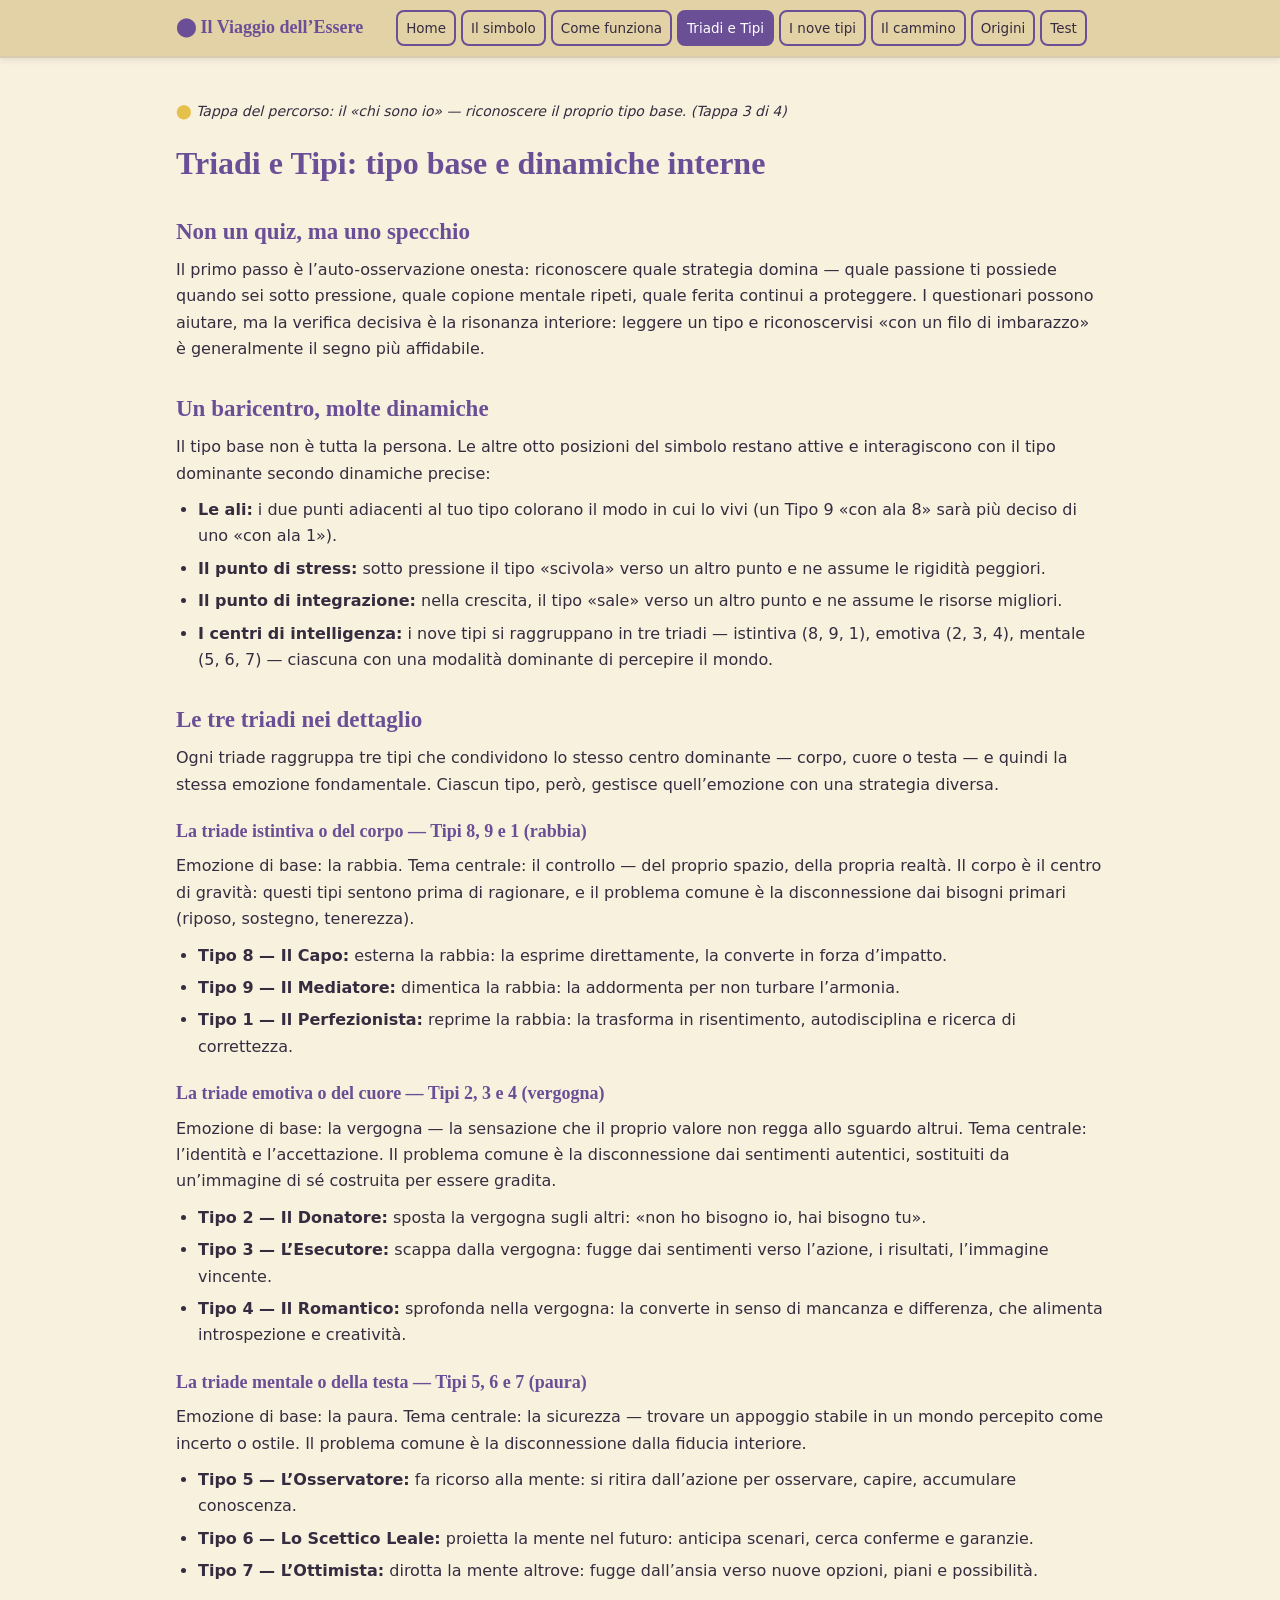
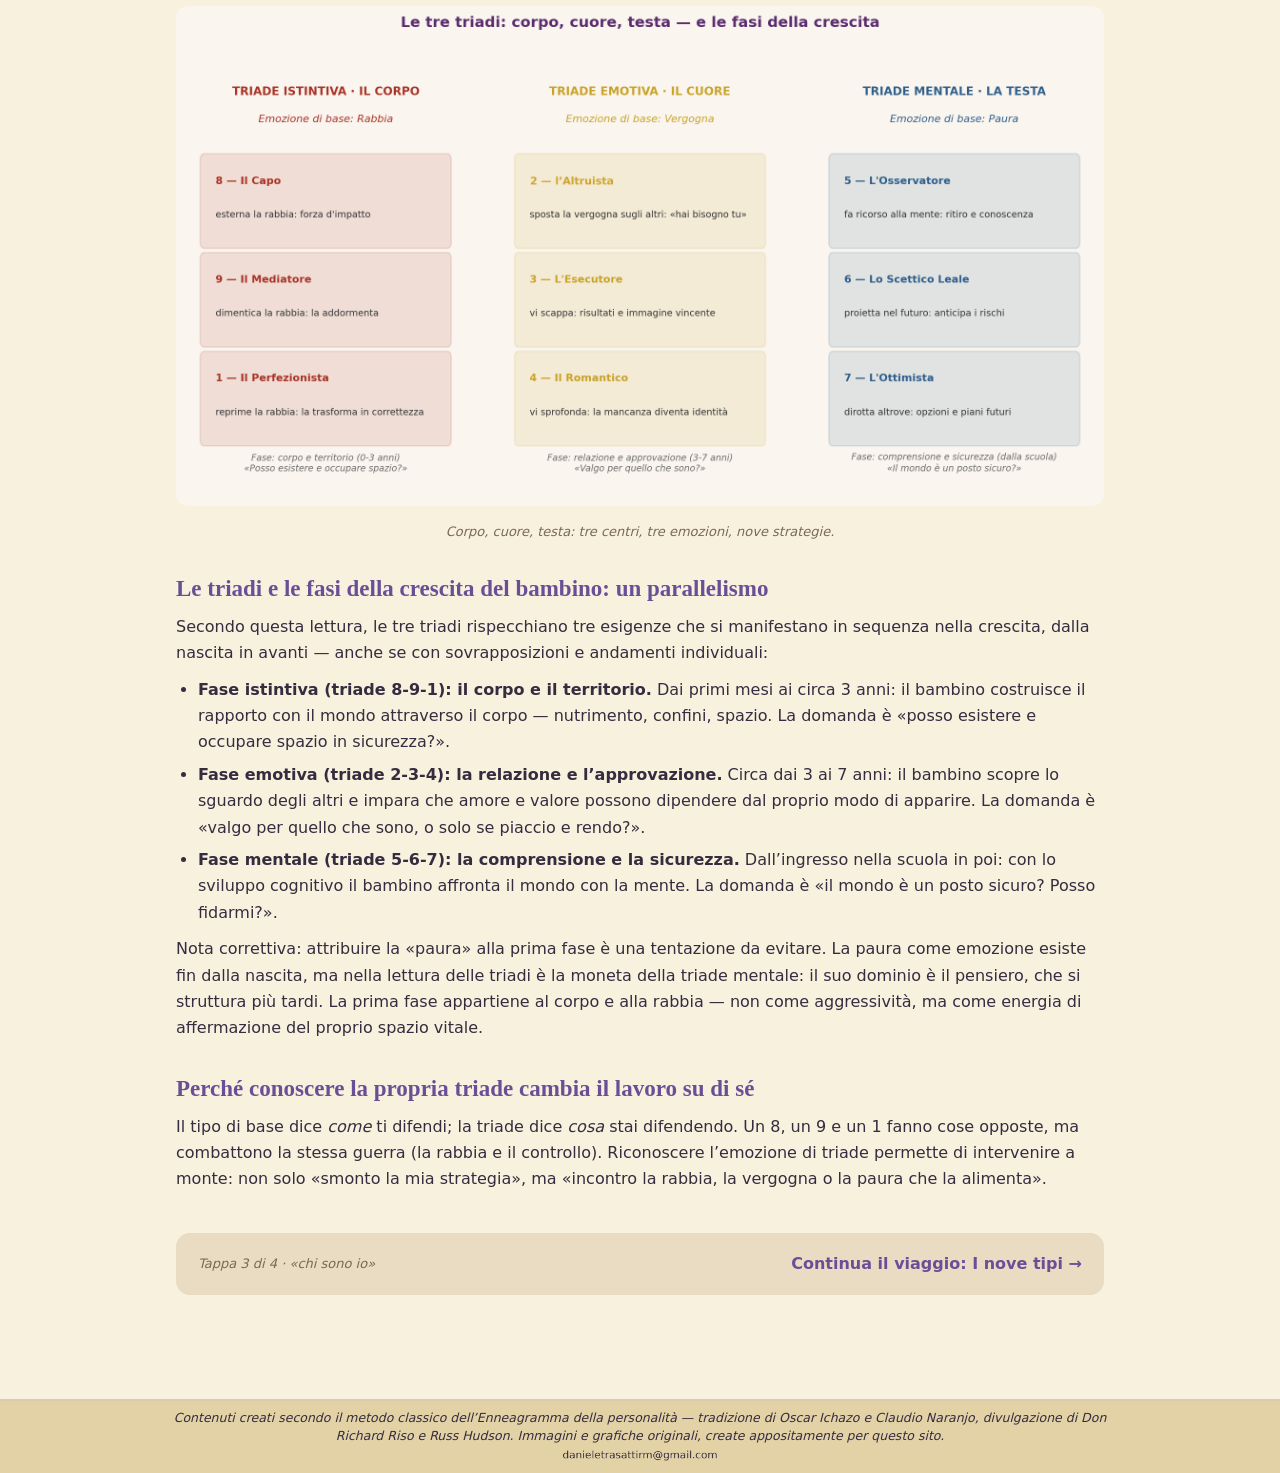
<file: triadi-tipi (1).html>
<!DOCTYPE html>
<html lang="it">
<head>
<meta charset="UTF-8">
<meta name="viewport" content="width=device-width, initial-scale=1.0">
<title>Triadi e Tipi — Il Viaggio dell’Essere</title>
<meta name="description" content="Ali, punti di stress e integrazione, centri di intelligenza: le tre triadi nei dettagli e le fasi di crescita.">
<link rel="stylesheet" href="css/style.css?v=5">
</head>
<body>
<nav><div class="inner"><a class="logo" href="index.html">⬤ Il Viaggio dell’Essere</a><a class="nl" href="index.html">Home</a><a class="nl" href="simbolo.html">Il simbolo</a><a class="nl" href="metodo.html">Come funziona</a><a class="nl active" href="triadi-tipi.html">Triadi e Tipi</a><a class="nl" href="tipi.html">I nove tipi</a><a class="nl" href="cammino.html">Il cammino</a><a class="nl" href="origini.html">Origini</a><a class="nl" href="test.html">Test</a></div></nav>
<main>
<p class="traccia"><span class="dot">⬤</span> Tappa del percorso: il «chi sono io» — riconoscere il proprio tipo base. (Tappa 3 di 4)</p>

<h1>Triadi e Tipi: tipo base e dinamiche interne</h1>
<h2>Non un quiz, ma uno specchio</h2>
<p>Il primo passo è l’auto-osservazione onesta: riconoscere quale strategia domina — quale passione ti possiede quando sei sotto pressione, quale copione mentale ripeti, quale ferita continui a proteggere. I questionari possono aiutare, ma la verifica decisiva è la risonanza interiore: leggere un tipo e riconoscervisi «con un filo di imbarazzo» è generalmente il segno più affidabile.</p>
<h2>Un baricentro, molte dinamiche</h2>
<p>Il tipo base non è tutta la persona. Le altre otto posizioni del simbolo restano attive e interagiscono con il tipo dominante secondo dinamiche precise:</p>
<ul class="blist">
<li><strong>Le ali:</strong> i due punti adiacenti al tuo tipo colorano il modo in cui lo vivi (un Tipo 9 «con ala 8» sarà più deciso di uno «con ala 1»).</li>
<li><strong>Il punto di stress:</strong> sotto pressione il tipo «scivola» verso un altro punto e ne assume le rigidità peggiori.</li>
<li><strong>Il punto di integrazione:</strong> nella crescita, il tipo «sale» verso un altro punto e ne assume le risorse migliori.</li>
<li><strong>I centri di intelligenza:</strong> i nove tipi si raggruppano in tre triadi — istintiva (8, 9, 1), emotiva (2, 3, 4), mentale (5, 6, 7) — ciascuna con una modalità dominante di percepire il mondo.</li></ul>
<h2>Le tre triadi nei dettaglio</h2>
<p>Ogni triade raggruppa tre tipi che condividono lo stesso centro dominante — corpo, cuore o testa — e quindi la stessa emozione fondamentale. Ciascun tipo, però, gestisce quell’emozione con una strategia diversa.</p>
<h3>La triade istintiva o del corpo — Tipi 8, 9 e 1 (rabbia)</h3>
<p>Emozione di base: la rabbia. Tema centrale: il controllo — del proprio spazio, della propria realtà. Il corpo è il centro di gravità: questi tipi sentono prima di ragionare, e il problema comune è la disconnessione dai bisogni primari (riposo, sostegno, tenerezza).</p>
<ul class="blist">
<li><strong>Tipo 8 — Il Capo:</strong> esterna la rabbia: la esprime direttamente, la converte in forza d’impatto.</li>
<li><strong>Tipo 9 — Il Mediatore:</strong> dimentica la rabbia: la addormenta per non turbare l’armonia.</li>
<li><strong>Tipo 1 — Il Perfezionista:</strong> reprime la rabbia: la trasforma in risentimento, autodisciplina e ricerca di correttezza.</li></ul>
<h3>La triade emotiva o del cuore — Tipi 2, 3 e 4 (vergogna)</h3>
<p>Emozione di base: la vergogna — la sensazione che il proprio valore non regga allo sguardo altrui. Tema centrale: l’identità e l’accettazione. Il problema comune è la disconnessione dai sentimenti autentici, sostituiti da un’immagine di sé costruita per essere gradita.</p>
<ul class="blist">
<li><strong>Tipo 2 — Il Donatore:</strong> sposta la vergogna sugli altri: «non ho bisogno io, hai bisogno tu».</li>
<li><strong>Tipo 3 — L’Esecutore:</strong> scappa dalla vergogna: fugge dai sentimenti verso l’azione, i risultati, l’immagine vincente.</li>
<li><strong>Tipo 4 — Il Romantico:</strong> sprofonda nella vergogna: la converte in senso di mancanza e differenza, che alimenta introspezione e creatività.</li></ul>
<h3>La triade mentale o della testa — Tipi 5, 6 e 7 (paura)</h3>
<p>Emozione di base: la paura. Tema centrale: la sicurezza — trovare un appoggio stabile in un mondo percepito come incerto o ostile. Il problema comune è la disconnessione dalla fiducia interiore.</p>
<ul class="blist">
<li><strong>Tipo 5 — L’Osservatore:</strong> fa ricorso alla mente: si ritira dall’azione per osservare, capire, accumulare conoscenza.</li>
<li><strong>Tipo 6 — Lo Scettico Leale:</strong> proietta la mente nel futuro: anticipa scenari, cerca conferme e garanzie.</li>
<li><strong>Tipo 7 — L’Ottimista:</strong> dirotta la mente altrove: fugge dall’ansia verso nuove opzioni, piani e possibilità.</li></ul>
<div class="fig"><img src="assets/img/03_triadi.png" alt="Le tre triadi: corpo, cuore e testa con le loro emozioni">
<figcaption>Corpo, cuore, testa: tre centri, tre emozioni, nove strategie.</figcaption></div>
<h2>Le triadi e le fasi della crescita del bambino: un parallelismo</h2>
<p>Secondo questa lettura, le tre triadi rispecchiano tre esigenze che si manifestano in sequenza nella crescita, dalla nascita in avanti — anche se con sovrapposizioni e andamenti individuali:</p>
<ul class="blist">
<li><strong>Fase istintiva (triade 8-9-1): il corpo e il territorio.</strong> Dai primi mesi ai circa 3 anni: il bambino costruisce il rapporto con il mondo attraverso il corpo — nutrimento, confini, spazio. La domanda è «posso esistere e occupare spazio in sicurezza?».</li>
<li><strong>Fase emotiva (triade 2-3-4): la relazione e l’approvazione.</strong> Circa dai 3 ai 7 anni: il bambino scopre lo sguardo degli altri e impara che amore e valore possono dipendere dal proprio modo di apparire. La domanda è «valgo per quello che sono, o solo se piaccio e rendo?».</li>
<li><strong>Fase mentale (triade 5-6-7): la comprensione e la sicurezza.</strong> Dall’ingresso nella scuola in poi: con lo sviluppo cognitivo il bambino affronta il mondo con la mente. La domanda è «il mondo è un posto sicuro? Posso fidarmi?».</li></ul>
<p>Nota correttiva: attribuire la «paura» alla prima fase è una tentazione da evitare. La paura come emozione esiste fin dalla nascita, ma nella lettura delle triadi è la moneta della triade mentale: il suo dominio è il pensiero, che si struttura più tardi. La prima fase appartiene al corpo e alla rabbia — non come aggressività, ma come energia di affermazione del proprio spazio vitale.</p>
<h2>Perché conoscere la propria triade cambia il lavoro su di sé</h2>
<p>Il tipo di base dice <em>come</em> ti difendi; la triade dice <em>cosa</em> stai difendendo. Un 8, un 9 e un 1 fanno cose opposte, ma combattono la stessa guerra (la rabbia e il controllo). Riconoscere l’emozione di triade permette di intervenire a monte: non solo «smonto la mia strategia», ma «incontro la rabbia, la vergogna o la paura che la alimenta».</p>

<div class="next"><span class="stage">Tappa 3 di 4 · «chi sono io»</span><a href="tipi.html">Continua il viaggio: I nove tipi →</a></div>
</main>
<footer><p class="note">Contenuti creati secondo il metodo classico dell’Enneagramma della personalità — tradizione di Oscar Ichazo e Claudio Naranjo, divulgazione di Don Richard Riso e Russ Hudson. Immagini e grafiche originali, create appositamente per questo sito.</p>
<p class="webmaster"><img class="wm-mail" src="assets/img/08_webmaster_email.png" alt="Indirizzo email del webmaster"></p></footer>
</body>
</html>
</file>
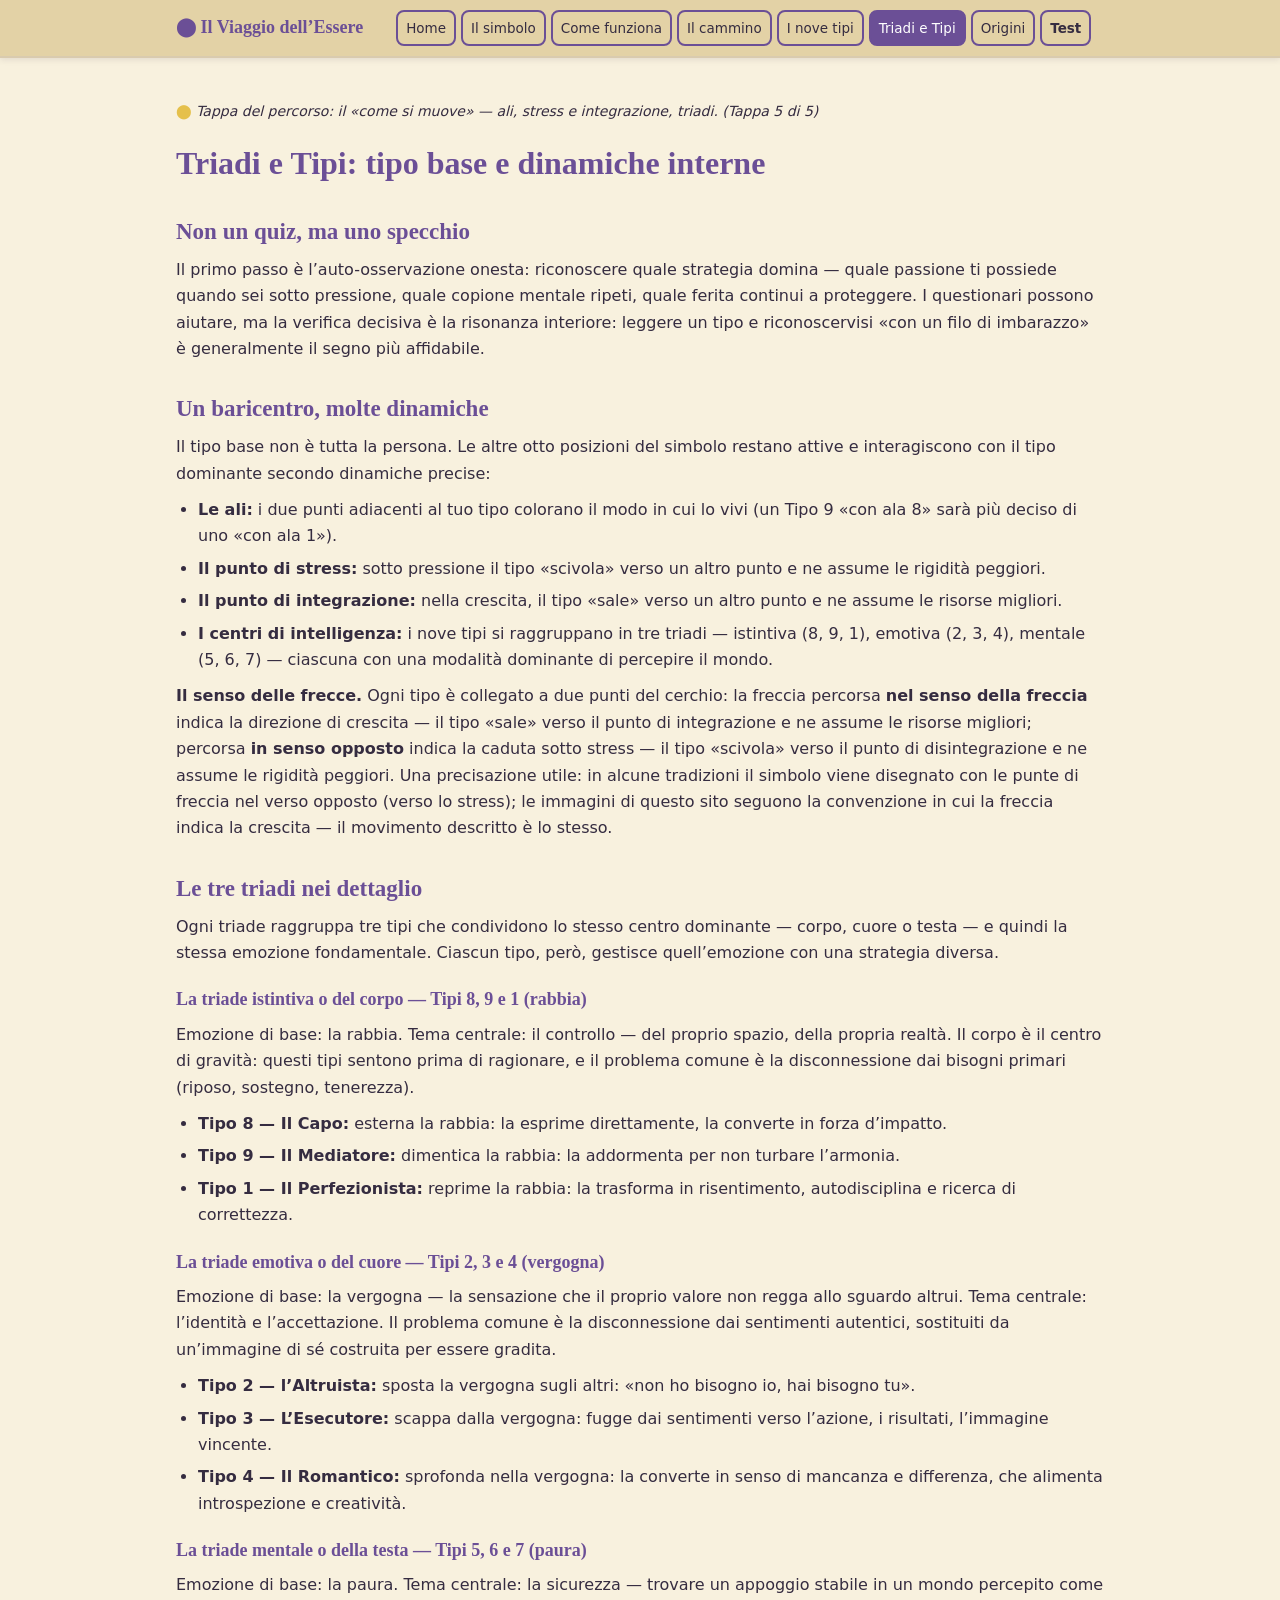
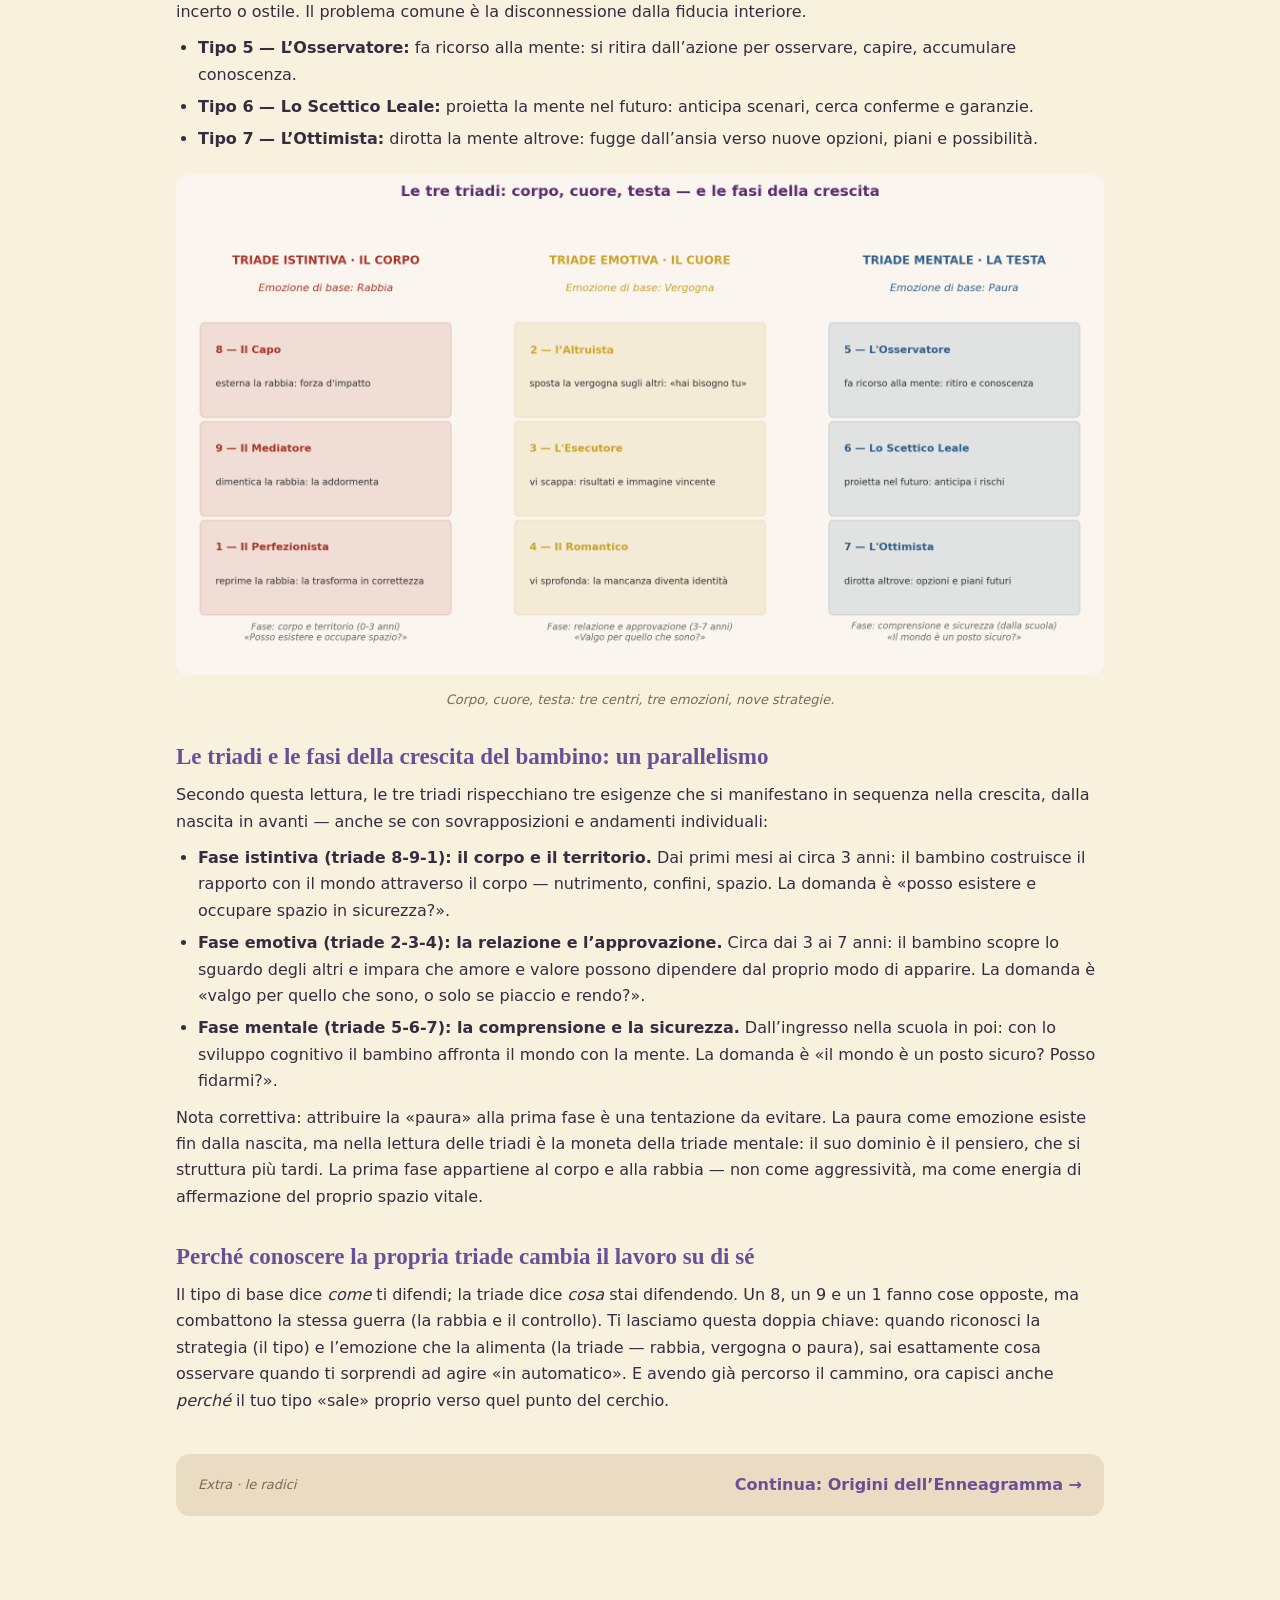
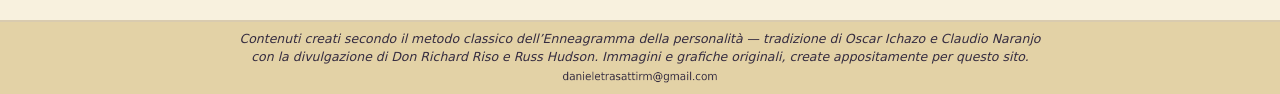
<file: triadi-tipi.html>
<!DOCTYPE html>
<html lang="it">
<head>
<meta charset="UTF-8">
<meta name="viewport" content="width=device-width, initial-scale=1.0">
<title>Triadi e Tipi — Il Viaggio dell’Essere</title>
<meta name="description" content="Ali, punti di stress e integrazione, centri di intelligenza: le tre triadi nei dettagli e le fasi di crescita.">
<link rel="stylesheet" href="css/style.css?v=23">
</head>
<body>
<nav><div class="inner"><a class="logo" href="index.html">⬤ Il Viaggio dell’Essere</a><a class="nl" href="index.html">Home</a><a class="nl" href="simbolo.html">Il simbolo</a><a class="nl" href="metodo.html">Come funziona</a><a class="nl" href="cammino.html">Il cammino</a><a class="nl" href="tipi.html">I nove tipi</a><a class="nl active" href="triadi-tipi.html">Triadi e Tipi</a><a class="nl" href="origini.html">Origini</a><a class="nl" href="test.html"><strong>Test</strong></a></div></nav>
<main>
<p class="traccia"><span class="dot">⬤</span> Tappa del percorso: il «come si muove» — ali, stress e integrazione, triadi. (Tappa 5 di 5)</p>

<h1>Triadi e Tipi: tipo base e dinamiche interne</h1>
<h2>Non un quiz, ma uno specchio</h2>
<p>Il primo passo è l’auto-osservazione onesta: riconoscere quale strategia domina — quale passione ti possiede quando sei sotto pressione, quale copione mentale ripeti, quale ferita continui a proteggere. I questionari possono aiutare, ma la verifica decisiva è la risonanza interiore: leggere un tipo e riconoscervisi «con un filo di imbarazzo» è generalmente il segno più affidabile.</p>
<h2>Un baricentro, molte dinamiche</h2>
<p>Il tipo base non è tutta la persona. Le altre otto posizioni del simbolo restano attive e interagiscono con il tipo dominante secondo dinamiche precise:</p>
<ul class="blist">
<li><strong>Le ali:</strong> i due punti adiacenti al tuo tipo colorano il modo in cui lo vivi (un Tipo 9 «con ala 8» sarà più deciso di uno «con ala 1»).</li>
<li><strong>Il punto di stress:</strong> sotto pressione il tipo «scivola» verso un altro punto e ne assume le rigidità peggiori.</li>
<li><strong>Il punto di integrazione:</strong> nella crescita, il tipo «sale» verso un altro punto e ne assume le risorse migliori.</li>
<li><strong>I centri di intelligenza:</strong> i nove tipi si raggruppano in tre triadi — istintiva (8, 9, 1), emotiva (2, 3, 4), mentale (5, 6, 7) — ciascuna con una modalità dominante di percepire il mondo.</li></ul>
<p><strong>Il senso delle frecce.</strong> Ogni tipo è collegato a due punti del cerchio: la freccia percorsa <strong>nel senso della freccia</strong> indica la direzione di crescita — il tipo «sale» verso il punto di integrazione e ne assume le risorse migliori; percorsa <strong>in senso opposto</strong> indica la caduta sotto stress — il tipo «scivola» verso il punto di disintegrazione e ne assume le rigidità peggiori. Una precisazione utile: in alcune tradizioni il simbolo viene disegnato con le punte di freccia nel verso opposto (verso lo stress); le immagini di questo sito seguono la convenzione in cui la freccia indica la crescita — il movimento descritto è lo stesso.</p>
<h2>Le tre triadi nei dettaglio</h2>
<p>Ogni triade raggruppa tre tipi che condividono lo stesso centro dominante — corpo, cuore o testa — e quindi la stessa emozione fondamentale. Ciascun tipo, però, gestisce quell’emozione con una strategia diversa.</p>
<h3>La triade istintiva o del corpo — Tipi 8, 9 e 1 (rabbia)</h3>
<p>Emozione di base: la rabbia. Tema centrale: il controllo — del proprio spazio, della propria realtà. Il corpo è il centro di gravità: questi tipi sentono prima di ragionare, e il problema comune è la disconnessione dai bisogni primari (riposo, sostegno, tenerezza).</p>
<ul class="blist">
<li><strong>Tipo 8 — Il Capo:</strong> esterna la rabbia: la esprime direttamente, la converte in forza d’impatto.</li>
<li><strong>Tipo 9 — Il Mediatore:</strong> dimentica la rabbia: la addormenta per non turbare l’armonia.</li>
<li><strong>Tipo 1 — Il Perfezionista:</strong> reprime la rabbia: la trasforma in risentimento, autodisciplina e ricerca di correttezza.</li></ul>
<h3>La triade emotiva o del cuore — Tipi 2, 3 e 4 (vergogna)</h3>
<p>Emozione di base: la vergogna — la sensazione che il proprio valore non regga allo sguardo altrui. Tema centrale: l’identità e l’accettazione. Il problema comune è la disconnessione dai sentimenti autentici, sostituiti da un’immagine di sé costruita per essere gradita.</p>
<ul class="blist">
<li><strong>Tipo 2 — l’Altruista:</strong> sposta la vergogna sugli altri: «non ho bisogno io, hai bisogno tu».</li>
<li><strong>Tipo 3 — L’Esecutore:</strong> scappa dalla vergogna: fugge dai sentimenti verso l’azione, i risultati, l’immagine vincente.</li>
<li><strong>Tipo 4 — Il Romantico:</strong> sprofonda nella vergogna: la converte in senso di mancanza e differenza, che alimenta introspezione e creatività.</li></ul>
<h3>La triade mentale o della testa — Tipi 5, 6 e 7 (paura)</h3>
<p>Emozione di base: la paura. Tema centrale: la sicurezza — trovare un appoggio stabile in un mondo percepito come incerto o ostile. Il problema comune è la disconnessione dalla fiducia interiore.</p>
<ul class="blist">
<li><strong>Tipo 5 — L’Osservatore:</strong> fa ricorso alla mente: si ritira dall’azione per osservare, capire, accumulare conoscenza.</li>
<li><strong>Tipo 6 — Lo Scettico Leale:</strong> proietta la mente nel futuro: anticipa scenari, cerca conferme e garanzie.</li>
<li><strong>Tipo 7 — L’Ottimista:</strong> dirotta la mente altrove: fugge dall’ansia verso nuove opzioni, piani e possibilità.</li></ul>
<div class="fig"><img src="assets/img/03_triadi.png" alt="Le tre triadi: corpo, cuore e testa con le loro emozioni">
<figcaption>Corpo, cuore, testa: tre centri, tre emozioni, nove strategie.</figcaption></div>
<h2>Le triadi e le fasi della crescita del bambino: un parallelismo</h2>
<p>Secondo questa lettura, le tre triadi rispecchiano tre esigenze che si manifestano in sequenza nella crescita, dalla nascita in avanti — anche se con sovrapposizioni e andamenti individuali:</p>
<ul class="blist">
<li><strong>Fase istintiva (triade 8-9-1): il corpo e il territorio.</strong> Dai primi mesi ai circa 3 anni: il bambino costruisce il rapporto con il mondo attraverso il corpo — nutrimento, confini, spazio. La domanda è «posso esistere e occupare spazio in sicurezza?».</li>
<li><strong>Fase emotiva (triade 2-3-4): la relazione e l’approvazione.</strong> Circa dai 3 ai 7 anni: il bambino scopre lo sguardo degli altri e impara che amore e valore possono dipendere dal proprio modo di apparire. La domanda è «valgo per quello che sono, o solo se piaccio e rendo?».</li>
<li><strong>Fase mentale (triade 5-6-7): la comprensione e la sicurezza.</strong> Dall’ingresso nella scuola in poi: con lo sviluppo cognitivo il bambino affronta il mondo con la mente. La domanda è «il mondo è un posto sicuro? Posso fidarmi?».</li></ul>
<p>Nota correttiva: attribuire la «paura» alla prima fase è una tentazione da evitare. La paura come emozione esiste fin dalla nascita, ma nella lettura delle triadi è la moneta della triade mentale: il suo dominio è il pensiero, che si struttura più tardi. La prima fase appartiene al corpo e alla rabbia — non come aggressività, ma come energia di affermazione del proprio spazio vitale.</p>
<h2>Perché conoscere la propria triade cambia il lavoro su di sé</h2>
<p>Il tipo di base dice <em>come</em> ti difendi; la triade dice <em>cosa</em> stai difendendo. Un 8, un 9 e un 1 fanno cose opposte, ma combattono la stessa guerra (la rabbia e il controllo). Ti lasciamo questa doppia chiave: quando riconosci la strategia (il tipo) e l’emozione che la alimenta (la triade — rabbia, vergogna o paura), sai esattamente cosa osservare quando ti sorprendi ad agire «in automatico». E avendo già percorso il cammino, ora capisci anche <em>perché</em> il tuo tipo «sale» proprio verso quel punto del cerchio.</p>

<div class="next"><span class="stage">Extra · le radici</span><a href="origini.html">Continua: Origini dell’Enneagramma →</a></div>
</main>
<footer><p class="note">Contenuti creati secondo il metodo classico dell’Enneagramma della personalità — tradizione di Oscar Ichazo e Claudio Naranjo<br>con la divulgazione di Don Richard Riso e Russ Hudson. Immagini e grafiche originali, create appositamente per questo sito.</p>
<p class="webmaster"><img class="wm-mail" src="assets/img/08_webmaster_email.png" alt="Indirizzo email del webmaster"></p></footer>
</body>
</html>
</file>
<file: css/style.css>
:root{
  --lilla:#6B4F96; --prugna:#352C40; --inchiostro:#241D2B; --oro:#E5C04B; --oro-tenue:#D9B45B;
  --crema:#F8F1DE; --sabbia:#F0E5C8; --caramello:#E9DCC3;
  --grigio:#7A6A55; --terra:#B26E5E; --blu:#5B7E9E; --salvia:#7A9471;
  --maxw:960px;
}
*{box-sizing:border-box;margin:0;padding:0}
body{font-family:'Segoe UI',system-ui,sans-serif;background:#F8F1DE;color:#352C40;line-height:1.65;font-size:16px}
h1,h2,h3{font-family:Georgia,'Times New Roman',serif;color:#6B4F96;line-height:1.3}
img{max-width:100%;height:auto;border-radius:12px}
a{color:#6B4F96}
nav{position:sticky;top:0;z-index:10;background:#E3D2A6;border-bottom:2px solid #D9CBAF;box-shadow:0 2px 6px rgba(53,44,64,.10)}
nav .inner{max-width:960px;margin:0 auto;display:flex;flex-wrap:wrap;gap:4px;align-items:center;padding:10px 16px}
nav .logo{font-family:Georgia,serif;font-weight:bold;color:#6B4F96;margin-right:28px;font-size:18px;text-decoration:none;white-space:nowrap}
nav a.nl{padding:6px 10px;border-radius:8px;text-decoration:none;font-size:14px;color:#352C40}
nav a.nl:hover{background:#f6ead0}
nav a.nl.active{background:#6B4F96;color:#fff}
nav a.nl strong{font-weight:800}
.skip-deep{text-align:center;margin:16px 0 0}
.skip-deep a{font-weight:700;color:#6B4F96}
.deep-dive{display:flex;align-items:center;gap:16px;margin:64px 0 26px}
.deep-line{flex:1;height:2px;background:#6B4F96;opacity:.45;border-radius:2px}
.deep-title{margin:0;font-size:22px;letter-spacing:6px;color:#6B4F96;font-weight:800;white-space:nowrap}
.next .alt{display:inline-block;margin-top:10px;font-weight:700;color:#6B4F96;font-size:.95em}
main{max-width:960px;margin:0 auto;padding:32px 16px 56px}
.traccia{font-style:italic;font-size:14px;color:#352C40;margin-bottom:20px}
.traccia .dot{color:#E5C04B;font-style:normal}
main h1{font-size:32px;margin-bottom:6px}
main h2{font-size:23px;margin:32px 0 10px}
main h3{font-size:18px;margin:22px 0 8px}
main p{margin:10px 0}
ul.blist{margin:8px 0 8px 22px}
ul.blist li{margin:6px 0}
.lead{font-size:18px;color:#7A6A55;font-style:italic;margin-bottom:16px}
.hero{background:#E9DCC3;border-radius:16px;padding:36px 28px;margin-bottom:28px}
.hero h1{font-size:38px;margin-bottom:10px}
.cards{display:grid;grid-template-columns:repeat(auto-fit,minmax(260px,1fr));gap:18px;margin:22px 0}
.card{background:#fff;border:1px solid #F0E5C8;border-radius:14px;overflow:hidden;transition:transform .2s,box-shadow .2s}
.card:hover{transform:translateY(-4px);box-shadow:0 8px 22px rgba(60,45,75,.12)}
.card .bd{padding:16px}
.card h3{margin-top:0}
.card p{color:#241D2B;font-size:14.5px}
.card .cta{display:inline-block;margin-top:8px;font-weight:600;text-decoration:none}
.tipo{border:2px solid #F0E5C8;border-radius:14px;margin:22px 0;overflow:hidden;background:#fff}
.tipo .head{padding:12px 16px;color:#fff;font-weight:600;display:flex;gap:12px;align-items:baseline}
.tipo .head .num{font-size:26px;font-family:Georgia,serif}
.tipo .body{padding:14px 16px;color:#241D2B;font-size:15px}
.tipo .body ul{list-style:none}
.tipo .body li{margin:6px 0;padding-left:16px;position:relative}
.tipo .body li::before{content:"◆";color:#D9B45B;position:absolute;left:0;font-size:10px;top:5px}
.tipo .body li.l-mot strong{color:#6B4F96}
.tipo .body li.l-luce strong{color:#7A9471}
.tipo .body li.l-ombra strong{color:#B26E5E}
.t-ist .head{background:#B26E5E} .t-ist{border-color:#B26E5E}
.t-emo .head{background:#D9B45B} .t-emo{border-color:#D9B45B}
.t-men .head{background:#5B7E9E} .t-men{border-color:#5B7E9E}
.quote{border-left:4px solid #E5C04B;background:#F0E5C8;color:#241D2B;padding:14px 18px;border-radius:0 12px 12px 0;font-style:italic;margin:20px 0}
.next{margin-top:40px;padding:18px 22px;background:#E9DCC3;border-radius:14px;display:flex;justify-content:space-between;align-items:center;gap:12px;flex-wrap:wrap}
.next a{font-weight:600;text-decoration:none;font-size:16px}
.next .stage{font-size:13px;color:#7A6A55;font-style:italic}
.fig{text-align:center;margin:22px 0}
.fig figcaption{font-size:13px;color:#7A6A55;font-style:italic;margin-top:6px}
.persona{margin:10px 0;padding-left:14px;border-left:3px solid #F0E5C8}
.persona b{color:#6B4F96}
footer{background:#E3D2A6;border-top:2px solid #D9CBAF;margin-top:48px;padding:8px 16px;text-align:center;font-size:12.5px;line-height:1.4;color:#352C40}
footer .note{max-width:960px;margin:0 auto;font-style:italic}
@media (max-width:560px){ main h1{font-size:27px} .hero h1{font-size:29px} }

/* Griglia interattiva delle nove tessere */
html{scroll-behavior:smooth}
.tipo{scroll-margin-top:80px}
.tgrid{display:grid;grid-template-columns:repeat(3,1fr);gap:16px;margin:22px 0 10px}
.tile{background:#fff;border:3px solid #F0E5C8;border-radius:14px;padding:14px 14px 16px;text-decoration:none;color:#352C40;display:flex;flex-direction:column;gap:12px;text-align:center;transition:transform .2s,box-shadow .2s}
.tile:hover{transform:translateY(-4px);box-shadow:0 8px 22px rgba(60,45,75,.14)}
.tile .thead{display:flex;gap:12px;align-items:center;border-radius:10px;padding:10px 14px;color:#fff;font-weight:700}
.tile .num{font-family:Georgia,serif;font-size:30px}
.tile .tname{font-size:14.5px;letter-spacing:.4px;text-align:left}
.tile .tags{font-style:italic;color:#6B4F96}
.tile .emo{font-size:13px;color:#7A6A55}
.tile .go{font-weight:700;margin-top:auto}
.tile.t-ist .thead{background:#B26E5E} .tile.t-ist{border-color:#B26E5E} .tile.t-ist .go{color:#B26E5E}
.tile.t-emo .thead{background:#D9B45B} .tile.t-emo{border-color:#D9B45B} .tile.t-emo .go{color:#a87f1c}
.tile.t-men .thead{background:#5B7E9E} .tile.t-men{border-color:#5B7E9E} .tile.t-men .go{color:#5B7E9E}
.legend{font-size:12.5px;color:#7A6A55;text-align:center;font-style:italic;margin-top:6px}
@media (max-width:560px){ .tgrid{gap:8px} .tile{padding:8px;gap:6px;border-width:2px} .tile .thead{padding:6px 8px;gap:6px} .tile .num{font-size:20px} .tile .tname{font-size:10.5px} .tile .tags{font-size:11px} .tile .emo{font-size:10px} .tile .go{font-size:11px} }

/* ===== Schede tipo: elenco base in cornice ===== */
.tipo .body ul.base{list-style:none;background:#E9DCC3;border:2px solid #F0E5C8;border-radius:12px;padding:12px 16px;margin:4px 0 6px}
.tipo .body ul.base li{margin:6px 0}
/* ===== Schede tipo: titoli sezioni ===== */
.tipo .body h4.sec{font-family:'Segoe UI',system-ui,sans-serif;font-size:15.5px;margin:20px 0 8px;padding-bottom:5px;border-bottom:2px solid #F0E5C8}
.tipo .body h4.s-mot{color:#96503f}
.tipo .body h4.s-luce{color:#2f7d46}
.tipo .body h4.s-ombra{color:#b03030}
.tipo .body p.mot{margin:6px 0 4px}
/* ===== Schede tipo: elenchi Luce/Ombra ===== */
.tipo .body ul.blist{list-style:none;margin:6px 0 4px}
.tipo .body ul.blist li{margin:5px 0;padding-left:16px;position:relative}
.tipo .body ul.blist li::before{content:"◆";position:absolute;left:0;top:4px;font-size:10px;color:#D9B45B}
.tipo .body h4.s-luce + ul.blist li::before{color:#2f7d46}
.tipo .body h4.s-ombra + ul.blist li::before{color:#b03030}
/* ===== Schede tipo: box Sotto stress / In crescita ===== */
.tipo .body .dyn{display:grid;grid-template-columns:1fr 1fr;gap:14px;margin-top:22px}
.tipo .body .dbox{border-radius:12px;padding:14px 16px;border:1px solid}
.tipo .body .dbox h5{font-family:'Segoe UI',system-ui,sans-serif;font-size:14.5px;margin:0 0 8px}
.tipo .body .dbox h5 span{font-weight:400;font-size:12px;opacity:.8}
.tipo .body .dbox p{margin:0;font-size:14px;line-height:1.55}
.tipo .body .dstress{background:#f7e6e1;border-color:#c08a7a}
.tipo .body .dstress h5{color:#8f3226}
.tipo .body .dgrow{background:#e8f0e2;border-color:#93ac84}
.tipo .body .dgrow h5{color:#3f6634}
@media (max-width:560px){ .tipo .body .dyn{grid-template-columns:1fr} }

/* Freccia evidenziata nelle formule */
.freccia{color:#6B4F96;font-weight:700;font-size:1.3em}

/* Frase guida menu in home */
.guida-menu{display:block;text-align:center;font-weight:700;font-size:1.35em;color:#352C40;background:#E9DCC3;border:2px solid #D9B45B;border-radius:14px;padding:20px 24px;margin:30px 0 10px}

/* Voci del menu incorniciate */
nav a.nl{border:1.5px solid #F0E5C8}
nav a.nl:hover{border-color:#6B4F96}

/* Voci del menu: cornice marcata viola + distanziamento */
nav .inner{gap:10px}
nav a.nl{border:2.5px solid #6B4F96}
nav a.nl:hover{border-color:#352C40}

/* Bottone Test */
.test-btn{text-align:center;margin:30px 0}
.test-btn img{width:280px;max-width:70%;height:auto;transition:transform .2s}
.test-btn a:hover img{transform:scale(1.05)}

/* Menu: tutte le voci su una riga su desktop */
@media (min-width:641px){
  nav .inner{max-width:960px;flex-wrap:nowrap;gap:5px}
  nav a.nl{padding:5px 8px;font-size:13.5px;white-space:nowrap}
}

/* Bottone secondario più piccolo */
.test-btn.sm img{width:190px}

/* Riga webmaster nel footer (centrata) */
footer .webmaster{margin:3px auto 0;max-width:960px;text-align:center}

/* Email webmaster come immagine (anti-oscuramento): altezza come il testo della nota */
footer .webmaster img.wm-mail{height:.9em;width:auto;vertical-align:-0.1em}

.formula-box{position:relative;max-width:460px;margin:28px auto 34px;padding:22px 30px;background:#FCF8EF;border:4px double var(--lilla);border-radius:18px;text-align:center;box-shadow:0 3px 14px rgba(53,44,64,.12)}
.formula-box p{margin:8px 0;font-size:16px;color:#352C40}

.formula-box::before,.formula-box::after{content:"";position:absolute;top:50%;transform:translateY(-50%) rotate(45deg);width:12px;height:12px;background:#F2CF82;border:2px solid var(--lilla)}
.formula-box::before{left:-8px}
.formula-box::after{right:-8px}
</file>
